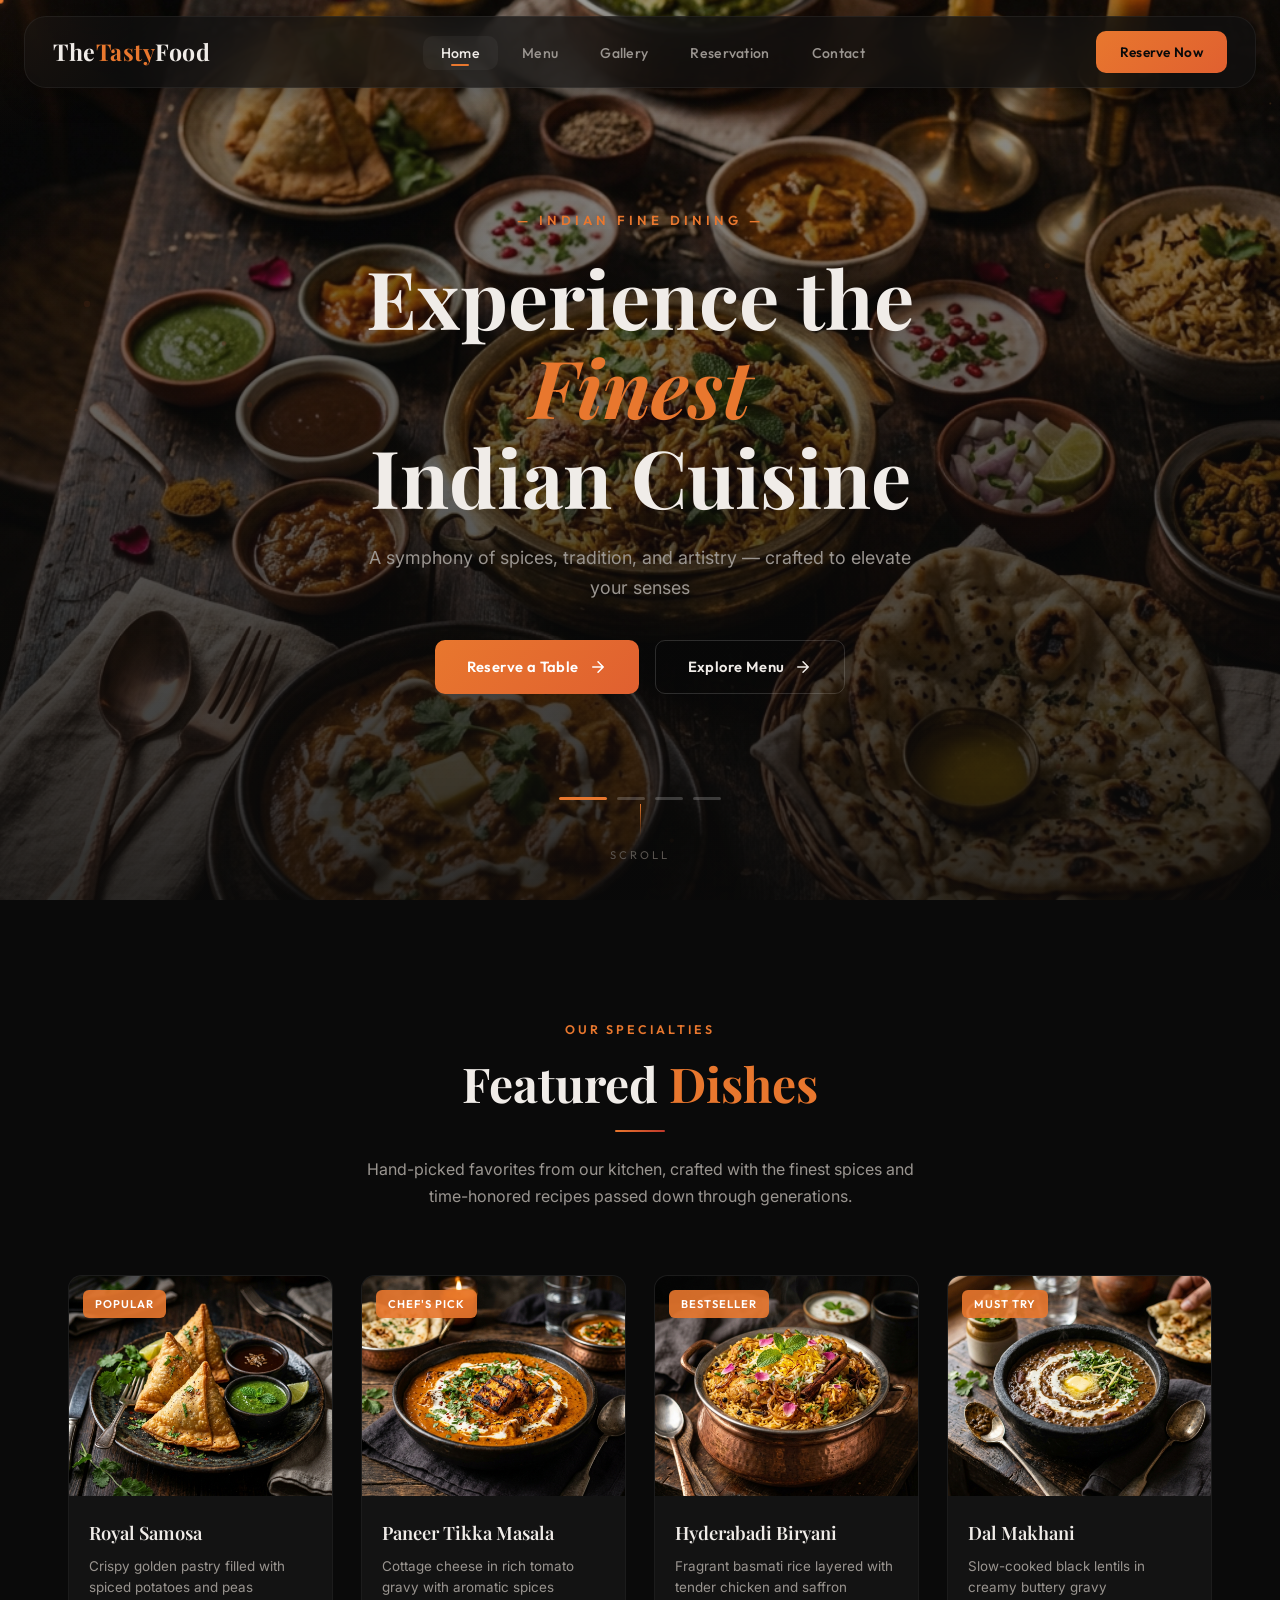
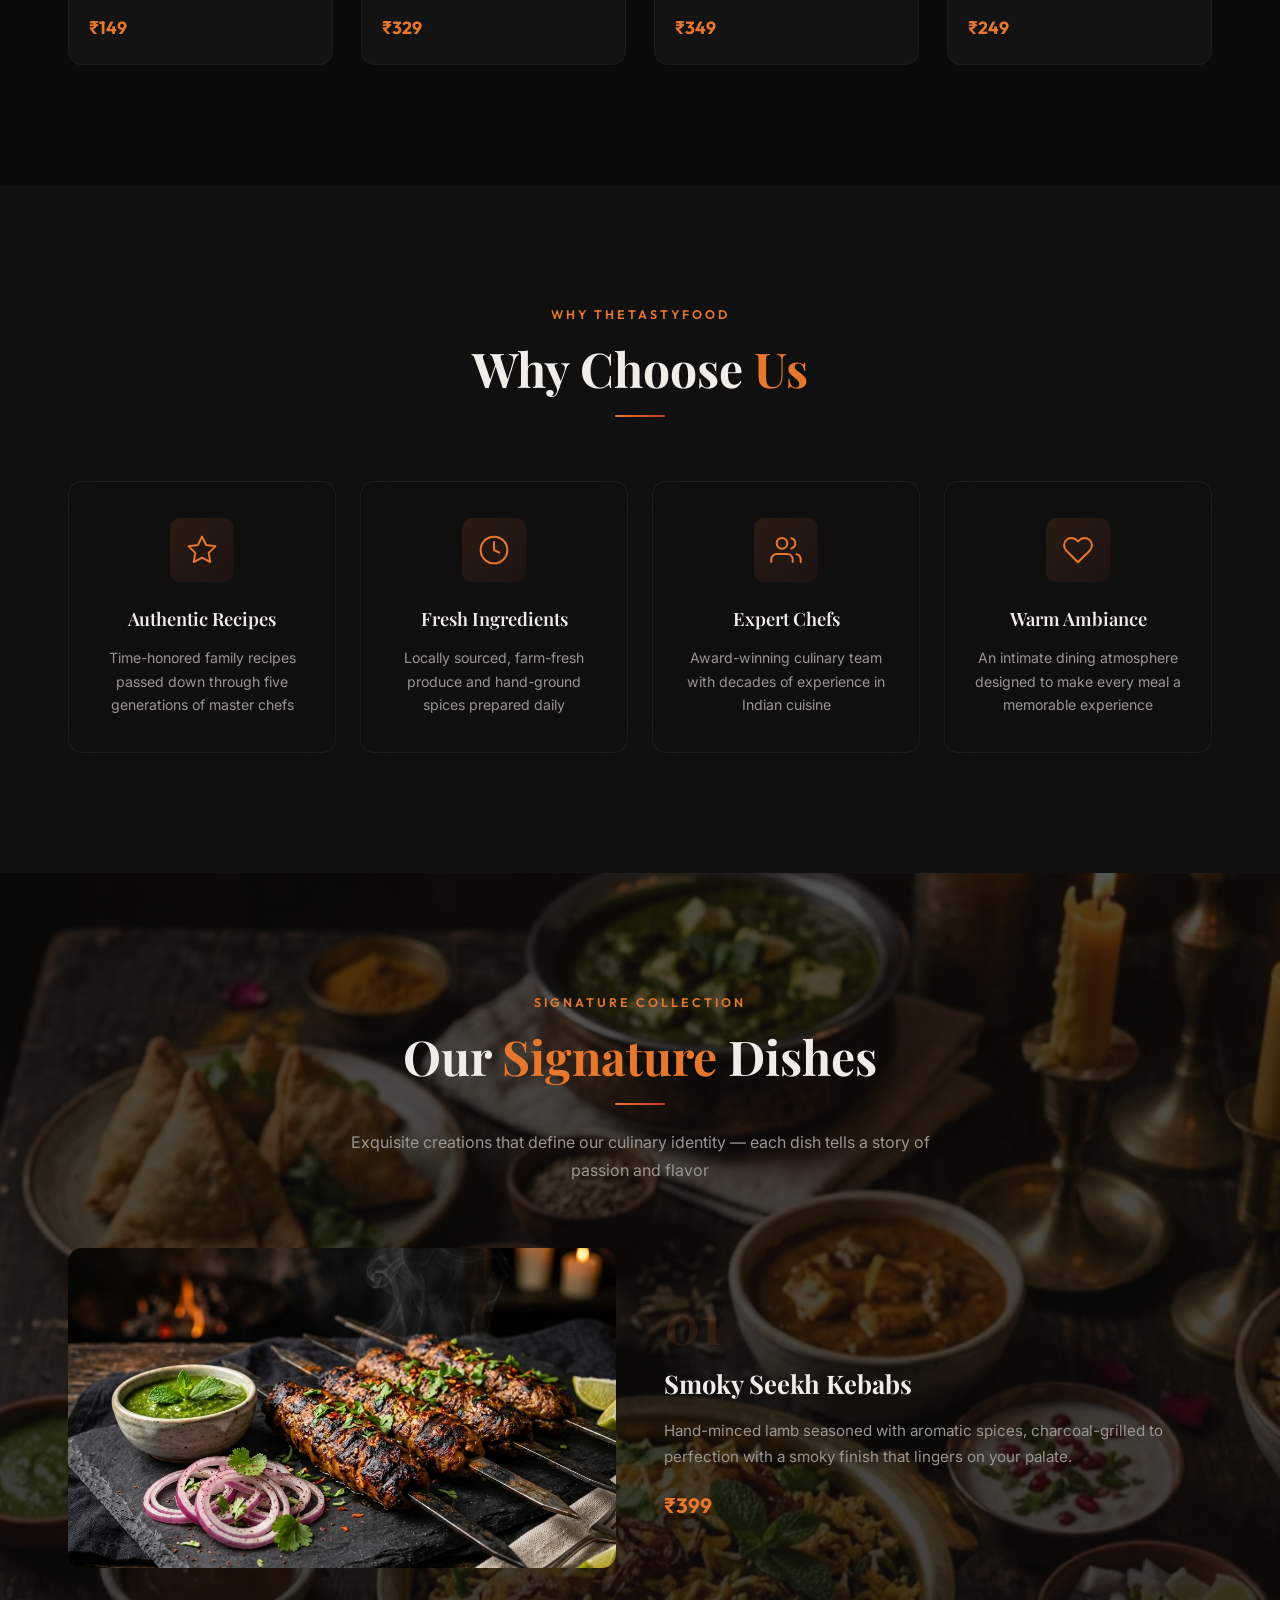
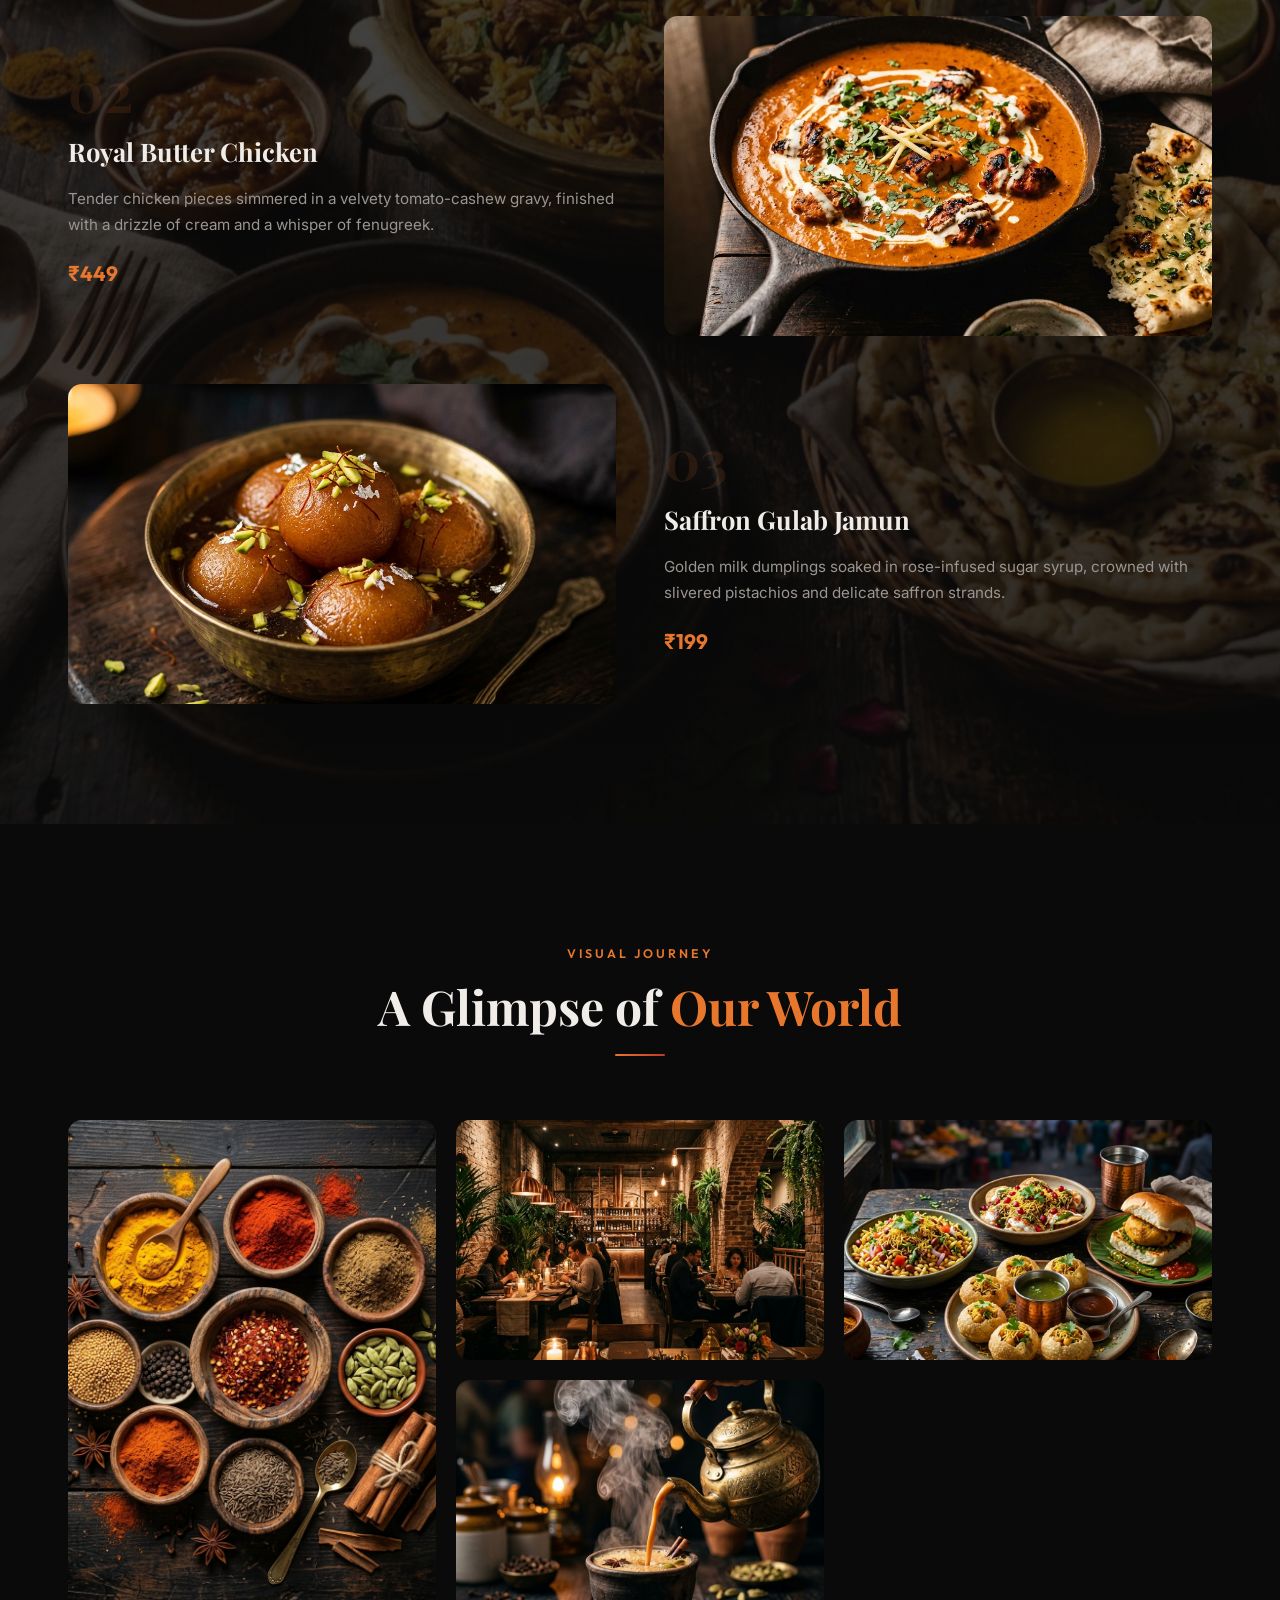
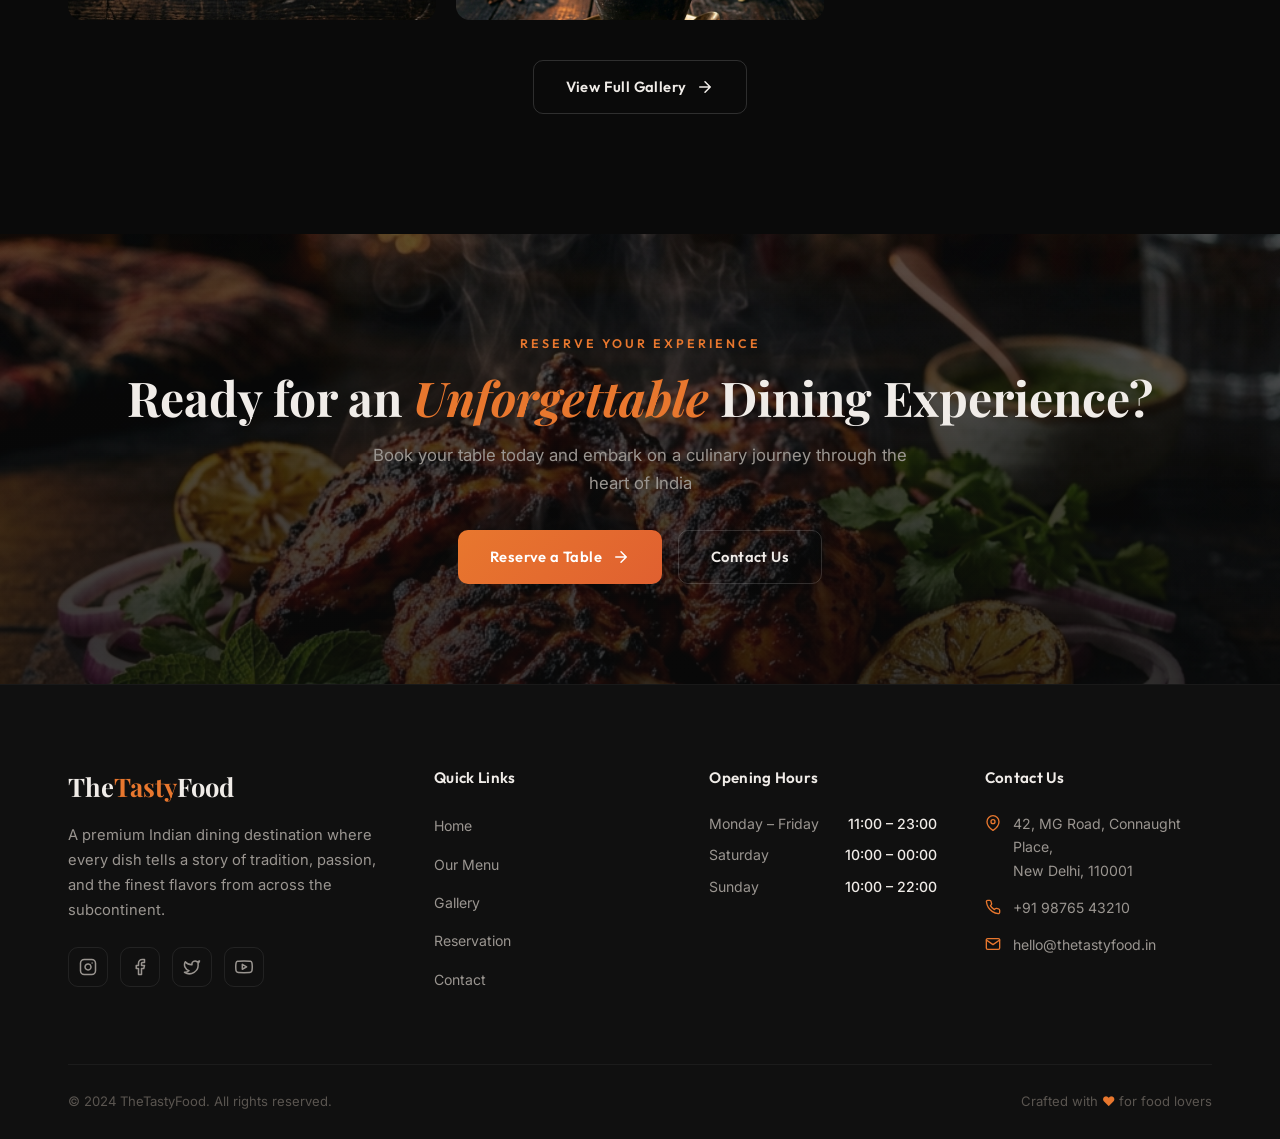
<file: index.html>
<!DOCTYPE html>
<html lang="en">
<head>
  <meta charset="UTF-8">
  <meta name="viewport" content="width=device-width, initial-scale=1.0">
  <title>TheTastyFood — Experience the Finest Indian Cuisine</title>
  <meta name="description" content="TheTastyFood brings you an unforgettable journey through the rich flavors of India. From aromatic biryanis to sizzling tandoori, experience premium Indian dining.">
  <link rel="stylesheet" href="css/styles.css">
  <link rel="stylesheet" href="css/home.css">
</head>
<body>

  <!-- Loading Screen -->
  <div class="loader" id="loader">
    <div class="loader-content">
      <div class="loader-logo">The<span>Tasty</span>Food</div>
      <div class="loader-bar"></div>
    </div>
  </div>

  <!-- Custom Cursor -->
  <div class="cursor-glow"></div>
  <div class="cursor-dot"></div>

  <!-- Ambient Glow -->
  <div class="ambient-glow ambient-glow--orange"></div>
  <div class="ambient-glow ambient-glow--red"></div>

  <!-- Particles Canvas -->
  <canvas id="particles-canvas"></canvas>

  <!-- ========== NAVBAR ========== -->
  <nav class="navbar" id="navbar">
    <div class="nav-container">
      <a href="index.html" class="nav-logo">
        The<span class="logo-accent">Tasty</span>Food
      </a>
      <ul class="nav-menu" id="navMenu">
        <li><a href="index.html" class="nav-link active">Home</a></li>
        <li><a href="menu.html" class="nav-link">Menu</a></li>
        <li><a href="gallery.html" class="nav-link">Gallery</a></li>
        <li><a href="reservation.html" class="nav-link">Reservation</a></li>
        <li><a href="contact.html" class="nav-link">Contact</a></li>
      </ul>
      <a href="reservation.html" class="nav-cta">Reserve Now</a>
      <button class="nav-toggle" id="navToggle" aria-label="Toggle navigation">
        <span></span><span></span><span></span>
      </button>
    </div>
  </nav>

  <!-- ========== HERO SECTION ========== -->
  <section class="hero" id="hero">
    <div class="hero-slider" id="heroSlider">
      <div class="hero-slide active" style="background-image: url('assets/images/hero_1.png')"></div>
      <div class="hero-slide" style="background-image: url('assets/images/hero_2.png')"></div>
      <div class="hero-slide" style="background-image: url('assets/images/hero_3.png')"></div>
      <div class="hero-slide" style="background-image: url('assets/images/hero_4.png')"></div>
    </div>
    <div class="hero-overlay"></div>
    <div class="hero-content">
      <span class="hero-label reveal">— Indian Fine Dining —</span>
      <h1 class="hero-title reveal reveal-delay-1">
        Experience the <span>Finest</span><br>Indian Cuisine
      </h1>
      <p class="hero-subtitle reveal reveal-delay-2">
        A symphony of spices, tradition, and artistry — crafted to elevate your senses
      </p>
      <div class="hero-buttons reveal reveal-delay-3">
        <a href="reservation.html" class="btn btn-primary">
          Reserve a Table
          <svg class="btn-icon" width="18" height="18" viewBox="0 0 24 24" fill="none" stroke="currentColor" stroke-width="2" stroke-linecap="round" stroke-linejoin="round"><path d="M5 12h14M12 5l7 7-7 7"/></svg>
        </a>
        <a href="menu.html" class="btn btn-outline">
          Explore Menu
          <svg class="btn-icon" width="18" height="18" viewBox="0 0 24 24" fill="none" stroke="currentColor" stroke-width="2" stroke-linecap="round" stroke-linejoin="round"><path d="M5 12h14M12 5l7 7-7 7"/></svg>
        </a>
      </div>
    </div>

    <!-- Slider Indicators -->
    <div class="hero-indicators" id="heroIndicators">
      <button class="hero-indicator active" data-slide="0" aria-label="Slide 1"></button>
      <button class="hero-indicator" data-slide="1" aria-label="Slide 2"></button>
      <button class="hero-indicator" data-slide="2" aria-label="Slide 3"></button>
      <button class="hero-indicator" data-slide="3" aria-label="Slide 4"></button>
    </div>

    <!-- Scroll Indicator -->
    <div class="scroll-indicator">
      <div class="scroll-indicator-line"></div>
      <span>Scroll</span>
    </div>
  </section>

  <!-- ========== FEATURED DISHES ========== -->
  <section class="section featured" id="featured">
    <div class="container">
      <div class="section-header">
        <span class="section-label reveal">Our Specialties</span>
        <h2 class="section-title reveal reveal-delay-1">Featured <span>Dishes</span></h2>
        <div class="section-divider reveal reveal-delay-2"></div>
        <p class="section-desc reveal reveal-delay-2">
          Hand-picked favorites from our kitchen, crafted with the finest spices and time-honored recipes passed down through generations.
        </p>
      </div>
      <div class="featured-grid">
        <div class="featured-card reveal reveal-delay-1">
          <div class="featured-img-wrap">
            <img src="assets/images/dish_1.png" alt="Crispy Samosa" loading="lazy">
            <div class="featured-badge">Popular</div>
          </div>
          <div class="featured-info">
            <h3>Royal Samosa</h3>
            <p>Crispy golden pastry filled with spiced potatoes and peas</p>
            <span class="featured-price">₹149</span>
          </div>
        </div>
        <div class="featured-card reveal reveal-delay-2">
          <div class="featured-img-wrap">
            <img src="assets/images/dish_2.png" alt="Paneer Tikka" loading="lazy">
            <div class="featured-badge">Chef's Pick</div>
          </div>
          <div class="featured-info">
            <h3>Paneer Tikka Masala</h3>
            <p>Cottage cheese in rich tomato gravy with aromatic spices</p>
            <span class="featured-price">₹329</span>
          </div>
        </div>
        <div class="featured-card reveal reveal-delay-3">
          <div class="featured-img-wrap">
            <img src="assets/images/dish_3.png" alt="Chicken Biryani" loading="lazy">
            <div class="featured-badge">Bestseller</div>
          </div>
          <div class="featured-info">
            <h3>Hyderabadi Biryani</h3>
            <p>Fragrant basmati rice layered with tender chicken and saffron</p>
            <span class="featured-price">₹349</span>
          </div>
        </div>
        <div class="featured-card reveal reveal-delay-4">
          <div class="featured-img-wrap">
            <img src="assets/images/dish_4.png" alt="Dal Makhani" loading="lazy">
            <div class="featured-badge">Must Try</div>
          </div>
          <div class="featured-info">
            <h3>Dal Makhani</h3>
            <p>Slow-cooked black lentils in creamy buttery gravy</p>
            <span class="featured-price">₹249</span>
          </div>
        </div>
      </div>
    </div>
  </section>

  <!-- ========== WHY CHOOSE US ========== -->
  <section class="section why-us" id="why-us">
    <div class="container">
      <div class="section-header">
        <span class="section-label reveal">Why TheTastyFood</span>
        <h2 class="section-title reveal reveal-delay-1">Why Choose <span>Us</span></h2>
        <div class="section-divider reveal reveal-delay-2"></div>
      </div>
      <div class="why-grid">
        <div class="why-card glass-card reveal reveal-delay-1">
          <div class="why-icon">
            <svg width="32" height="32" viewBox="0 0 24 24" fill="none" stroke="currentColor" stroke-width="1.5" stroke-linecap="round" stroke-linejoin="round"><path d="M12 2L15.09 8.26L22 9.27L17 14.14L18.18 21.02L12 17.77L5.82 21.02L7 14.14L2 9.27L8.91 8.26L12 2Z"/></svg>
          </div>
          <h3>Authentic Recipes</h3>
          <p>Time-honored family recipes passed down through five generations of master chefs</p>
        </div>
        <div class="why-card glass-card reveal reveal-delay-2">
          <div class="why-icon">
            <svg width="32" height="32" viewBox="0 0 24 24" fill="none" stroke="currentColor" stroke-width="1.5" stroke-linecap="round" stroke-linejoin="round"><path d="M12 22c5.523 0 10-4.477 10-10S17.523 2 12 2 2 6.477 2 12s4.477 10 10 10z"/><path d="M12 6v6l4 2"/></svg>
          </div>
          <h3>Fresh Ingredients</h3>
          <p>Locally sourced, farm-fresh produce and hand-ground spices prepared daily</p>
        </div>
        <div class="why-card glass-card reveal reveal-delay-3">
          <div class="why-icon">
            <svg width="32" height="32" viewBox="0 0 24 24" fill="none" stroke="currentColor" stroke-width="1.5" stroke-linecap="round" stroke-linejoin="round"><path d="M17 21v-2a4 4 0 00-4-4H5a4 4 0 00-4 4v2"/><circle cx="9" cy="7" r="4"/><path d="M23 21v-2a4 4 0 00-3-3.87M16 3.13a4 4 0 010 7.75"/></svg>
          </div>
          <h3>Expert Chefs</h3>
          <p>Award-winning culinary team with decades of experience in Indian cuisine</p>
        </div>
        <div class="why-card glass-card reveal reveal-delay-4">
          <div class="why-icon">
            <svg width="32" height="32" viewBox="0 0 24 24" fill="none" stroke="currentColor" stroke-width="1.5" stroke-linecap="round" stroke-linejoin="round"><path d="M20.84 4.61a5.5 5.5 0 00-7.78 0L12 5.67l-1.06-1.06a5.5 5.5 0 00-7.78 7.78l1.06 1.06L12 21.23l7.78-7.78 1.06-1.06a5.5 5.5 0 000-7.78z"/></svg>
          </div>
          <h3>Warm Ambiance</h3>
          <p>An intimate dining atmosphere designed to make every meal a memorable experience</p>
        </div>
      </div>
    </div>
  </section>

  <!-- ========== SIGNATURE DISHES ========== -->
  <section class="section signature parallax-section">
    <div class="parallax-bg" style="background-image: url('assets/images/hero_1.png')"></div>
    <div class="parallax-overlay"></div>
    <div class="container" style="position: relative; z-index: 2;">
      <div class="section-header">
        <span class="section-label reveal">Signature Collection</span>
        <h2 class="section-title reveal reveal-delay-1">Our <span>Signature</span> Dishes</h2>
        <div class="section-divider reveal reveal-delay-2"></div>
        <p class="section-desc reveal reveal-delay-2">
          Exquisite creations that define our culinary identity — each dish tells a story of passion and flavor
        </p>
      </div>
      <div class="signature-grid">
        <div class="signature-card reveal reveal-delay-1">
          <div class="signature-img">
            <img src="assets/images/dish_5.png" alt="Seekh Kebab" loading="lazy">
          </div>
          <div class="signature-content">
            <span class="signature-number">01</span>
            <h3>Smoky Seekh Kebabs</h3>
            <p>Hand-minced lamb seasoned with aromatic spices, charcoal-grilled to perfection with a smoky finish that lingers on your palate.</p>
            <span class="signature-price">₹399</span>
          </div>
        </div>
        <div class="signature-card reverse reveal reveal-delay-2">
          <div class="signature-img">
            <img src="assets/images/hero_4.png" alt="Butter Chicken" loading="lazy">
          </div>
          <div class="signature-content">
            <span class="signature-number">02</span>
            <h3>Royal Butter Chicken</h3>
            <p>Tender chicken pieces simmered in a velvety tomato-cashew gravy, finished with a drizzle of cream and a whisper of fenugreek.</p>
            <span class="signature-price">₹449</span>
          </div>
        </div>
        <div class="signature-card reveal reveal-delay-3">
          <div class="signature-img">
            <img src="assets/images/dish_6.png" alt="Gulab Jamun" loading="lazy">
          </div>
          <div class="signature-content">
            <span class="signature-number">03</span>
            <h3>Saffron Gulab Jamun</h3>
            <p>Golden milk dumplings soaked in rose-infused sugar syrup, crowned with slivered pistachios and delicate saffron strands.</p>
            <span class="signature-price">₹199</span>
          </div>
        </div>
      </div>
    </div>
  </section>

  <!-- ========== GALLERY PREVIEW ========== -->
  <section class="section gallery-preview" id="gallery-preview">
    <div class="container">
      <div class="section-header">
        <span class="section-label reveal">Visual Journey</span>
        <h2 class="section-title reveal reveal-delay-1">A Glimpse of <span>Our World</span></h2>
        <div class="section-divider reveal reveal-delay-2"></div>
      </div>
      <div class="gallery-preview-grid">
        <div class="gallery-preview-item gallery-preview-item--large reveal reveal-delay-1">
          <img src="assets/images/gallery_1.png" alt="Spice Collection" loading="lazy">
          <div class="gallery-preview-overlay">
            <span>Artisan Spices</span>
          </div>
        </div>
        <div class="gallery-preview-item reveal reveal-delay-2">
          <img src="assets/images/gallery_2.png" alt="Restaurant Interior" loading="lazy">
          <div class="gallery-preview-overlay">
            <span>Our Ambiance</span>
          </div>
        </div>
        <div class="gallery-preview-item reveal reveal-delay-3">
          <img src="assets/images/gallery_3.png" alt="Street Food" loading="lazy">
          <div class="gallery-preview-overlay">
            <span>Street Flavors</span>
          </div>
        </div>
        <div class="gallery-preview-item reveal reveal-delay-4">
          <img src="assets/images/gallery_4.png" alt="Masala Chai" loading="lazy">
          <div class="gallery-preview-overlay">
            <span>Masala Chai</span>
          </div>
        </div>
      </div>
      <div class="gallery-preview-cta reveal">
        <a href="gallery.html" class="btn btn-outline">
          View Full Gallery
          <svg class="btn-icon" width="18" height="18" viewBox="0 0 24 24" fill="none" stroke="currentColor" stroke-width="2" stroke-linecap="round" stroke-linejoin="round"><path d="M5 12h14M12 5l7 7-7 7"/></svg>
        </a>
      </div>
    </div>
  </section>

  <!-- ========== CTA BANNER ========== -->
  <section class="cta-banner parallax-section">
    <div class="parallax-bg" style="background-image: url('assets/images/hero_2.png')"></div>
    <div class="parallax-overlay" style="background: linear-gradient(180deg, rgba(10,10,10,0.65) 0%, rgba(10,10,10,0.8) 100%);"></div>
    <div class="container cta-banner-content">
      <span class="section-label reveal">Reserve Your Experience</span>
      <h2 class="cta-banner-title reveal reveal-delay-1">Ready for an <span>Unforgettable</span> Dining Experience?</h2>
      <p class="cta-banner-desc reveal reveal-delay-2">
        Book your table today and embark on a culinary journey through the heart of India
      </p>
      <div class="cta-banner-buttons reveal reveal-delay-3">
        <a href="reservation.html" class="btn btn-primary">
          Reserve a Table
          <svg class="btn-icon" width="18" height="18" viewBox="0 0 24 24" fill="none" stroke="currentColor" stroke-width="2" stroke-linecap="round" stroke-linejoin="round"><path d="M5 12h14M12 5l7 7-7 7"/></svg>
        </a>
        <a href="contact.html" class="btn btn-outline">Contact Us</a>
      </div>
    </div>
  </section>

  <!-- ========== FOOTER ========== -->
  <footer class="footer">
    <div class="container">
      <div class="footer-grid">
        <div class="footer-col footer-brand">
          <h3 class="footer-logo">The<span>Tasty</span>Food</h3>
          <p>A premium Indian dining destination where every dish tells a story of tradition, passion, and the finest flavors from across the subcontinent.</p>
          <div class="footer-social">
            <a href="#" aria-label="Instagram">
              <svg width="18" height="18" viewBox="0 0 24 24" fill="none" stroke="currentColor" stroke-width="2" stroke-linecap="round" stroke-linejoin="round"><rect x="2" y="2" width="20" height="20" rx="5" ry="5"/><path d="M16 11.37A4 4 0 1112.63 8 4 4 0 0116 11.37z"/><line x1="17.5" y1="6.5" x2="17.51" y2="6.5"/></svg>
            </a>
            <a href="#" aria-label="Facebook">
              <svg width="18" height="18" viewBox="0 0 24 24" fill="none" stroke="currentColor" stroke-width="2" stroke-linecap="round" stroke-linejoin="round"><path d="M18 2h-3a5 5 0 00-5 5v3H7v4h3v8h4v-8h3l1-4h-4V7a1 1 0 011-1h3z"/></svg>
            </a>
            <a href="#" aria-label="Twitter">
              <svg width="18" height="18" viewBox="0 0 24 24" fill="none" stroke="currentColor" stroke-width="2" stroke-linecap="round" stroke-linejoin="round"><path d="M22 4s-.7 2.1-2 3.4c1.6 10-9.4 17.3-18 11.6 2.2.1 4.4-.6 6-2C3 15.5.5 9.6 3 5c2.2 2.6 5.6 4.1 9 4-.9-4.2 4-6.6 7-3.8 1.1 0 3-1.2 3-1.2z"/></svg>
            </a>
            <a href="#" aria-label="YouTube">
              <svg width="18" height="18" viewBox="0 0 24 24" fill="none" stroke="currentColor" stroke-width="2" stroke-linecap="round" stroke-linejoin="round"><path d="M22.54 6.42a2.78 2.78 0 00-1.94-2C18.88 4 12 4 12 4s-6.88 0-8.6.46a2.78 2.78 0 00-1.94 2A29 29 0 001 11.75a29 29 0 00.46 5.33A2.78 2.78 0 003.4 19.1c1.72.46 8.6.46 8.6.46s6.88 0 8.6-.46a2.78 2.78 0 001.94-2 29 29 0 00.46-5.25 29 29 0 00-.46-5.43z"/><polygon points="9.75 15.02 15.5 11.75 9.75 8.48 9.75 15.02"/></svg>
            </a>
          </div>
        </div>
        <div class="footer-col">
          <h4>Quick Links</h4>
          <ul>
            <li><a href="index.html">Home</a></li>
            <li><a href="menu.html">Our Menu</a></li>
            <li><a href="gallery.html">Gallery</a></li>
            <li><a href="reservation.html">Reservation</a></li>
            <li><a href="contact.html">Contact</a></li>
          </ul>
        </div>
        <div class="footer-col">
          <h4>Opening Hours</h4>
          <div class="footer-hours">
            <p>Monday – Friday <span>11:00 – 23:00</span></p>
            <p>Saturday <span>10:00 – 00:00</span></p>
            <p>Sunday <span>10:00 – 22:00</span></p>
          </div>
        </div>
        <div class="footer-col">
          <h4>Contact Us</h4>
          <div class="footer-contact-item">
            <svg width="16" height="16" viewBox="0 0 24 24" fill="none" stroke="currentColor" stroke-width="2" stroke-linecap="round" stroke-linejoin="round"><path d="M21 10c0 7-9 13-9 13s-9-6-9-13a9 9 0 0118 0z"/><circle cx="12" cy="10" r="3"/></svg>
            <span>42, MG Road, Connaught Place,<br>New Delhi, 110001</span>
          </div>
          <div class="footer-contact-item">
            <svg width="16" height="16" viewBox="0 0 24 24" fill="none" stroke="currentColor" stroke-width="2" stroke-linecap="round" stroke-linejoin="round"><path d="M22 16.92v3a2 2 0 01-2.18 2 19.79 19.79 0 01-8.63-3.07 19.5 19.5 0 01-6-6 19.79 19.79 0 01-3.07-8.67A2 2 0 014.11 2h3a2 2 0 012 1.72 12.84 12.84 0 00.7 2.81 2 2 0 01-.45 2.11L8.09 9.91a16 16 0 006 6l1.27-1.27a2 2 0 012.11-.45 12.84 12.84 0 002.81.7A2 2 0 0122 16.92z"/></svg>
            <span>+91 98765 43210</span>
          </div>
          <div class="footer-contact-item">
            <svg width="16" height="16" viewBox="0 0 24 24" fill="none" stroke="currentColor" stroke-width="2" stroke-linecap="round" stroke-linejoin="round"><path d="M4 4h16c1.1 0 2 .9 2 2v12c0 1.1-.9 2-2 2H4c-1.1 0-2-.9-2-2V6c0-1.1.9-2 2-2z"/><polyline points="22,6 12,13 2,6"/></svg>
            <span>hello@thetastyfood.in</span>
          </div>
        </div>
      </div>
      <div class="footer-bottom">
        <p>&copy; 2024 TheTastyFood. All rights reserved.</p>
        <p>Crafted with <span style="color: var(--accent-orange)">♥</span> for food lovers</p>
      </div>
    </div>
  </footer>

  <!-- Scripts -->
  <script src="js/particles.js"></script>
  <script src="js/main.js"></script>
  <script src="js/home.js"></script>
</body>
</html>
</file>
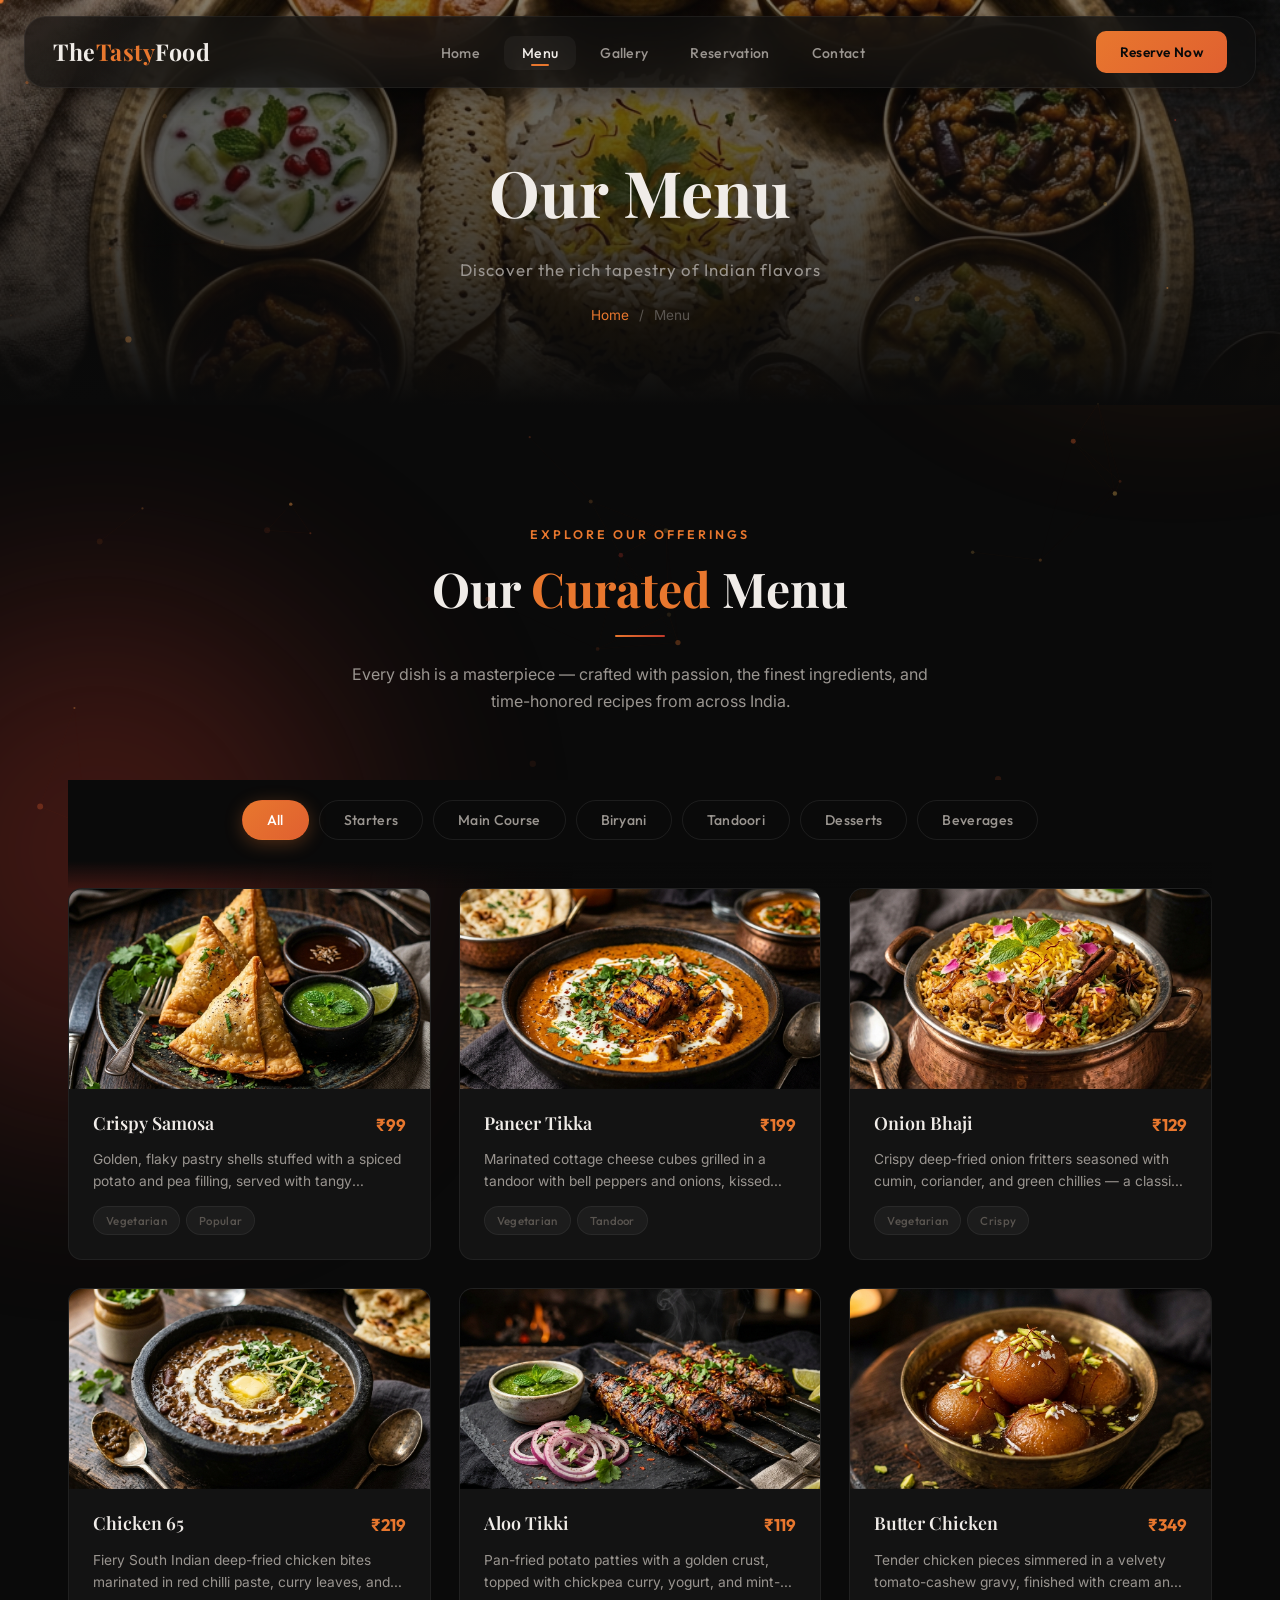
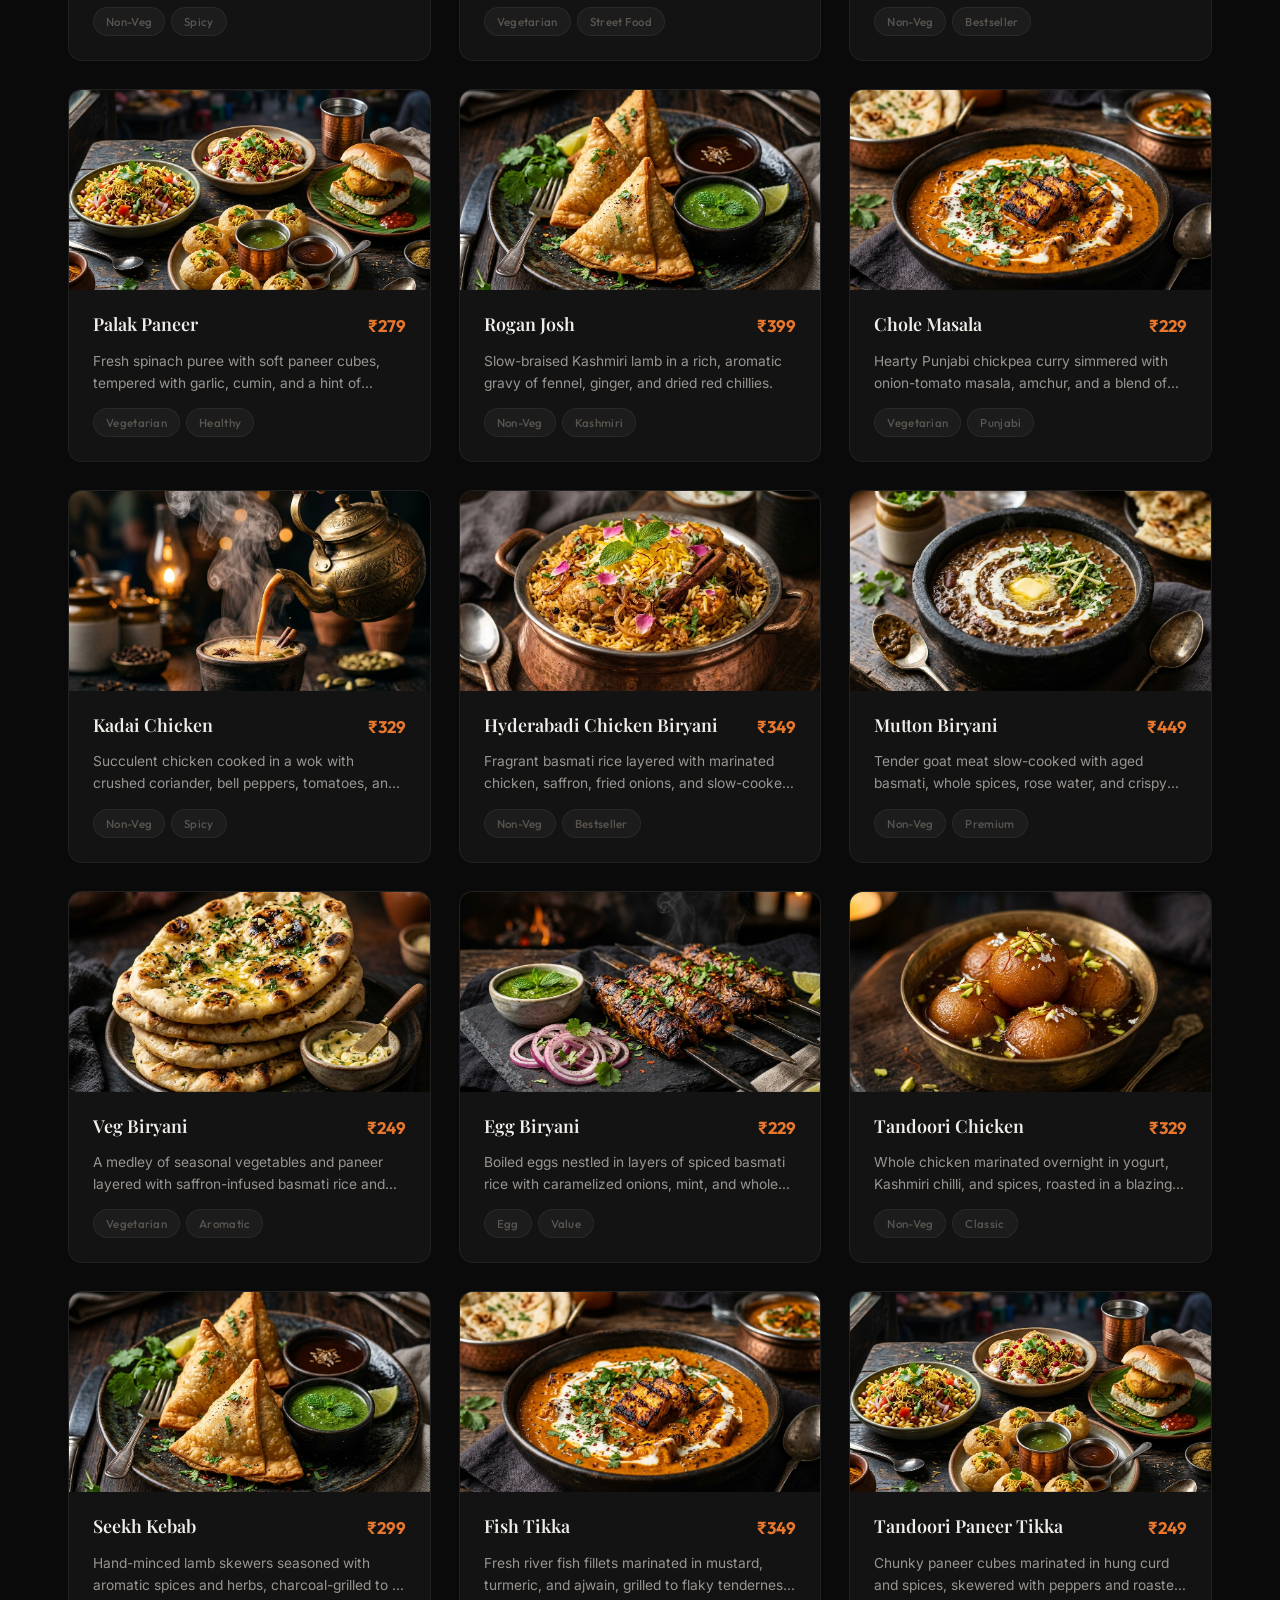
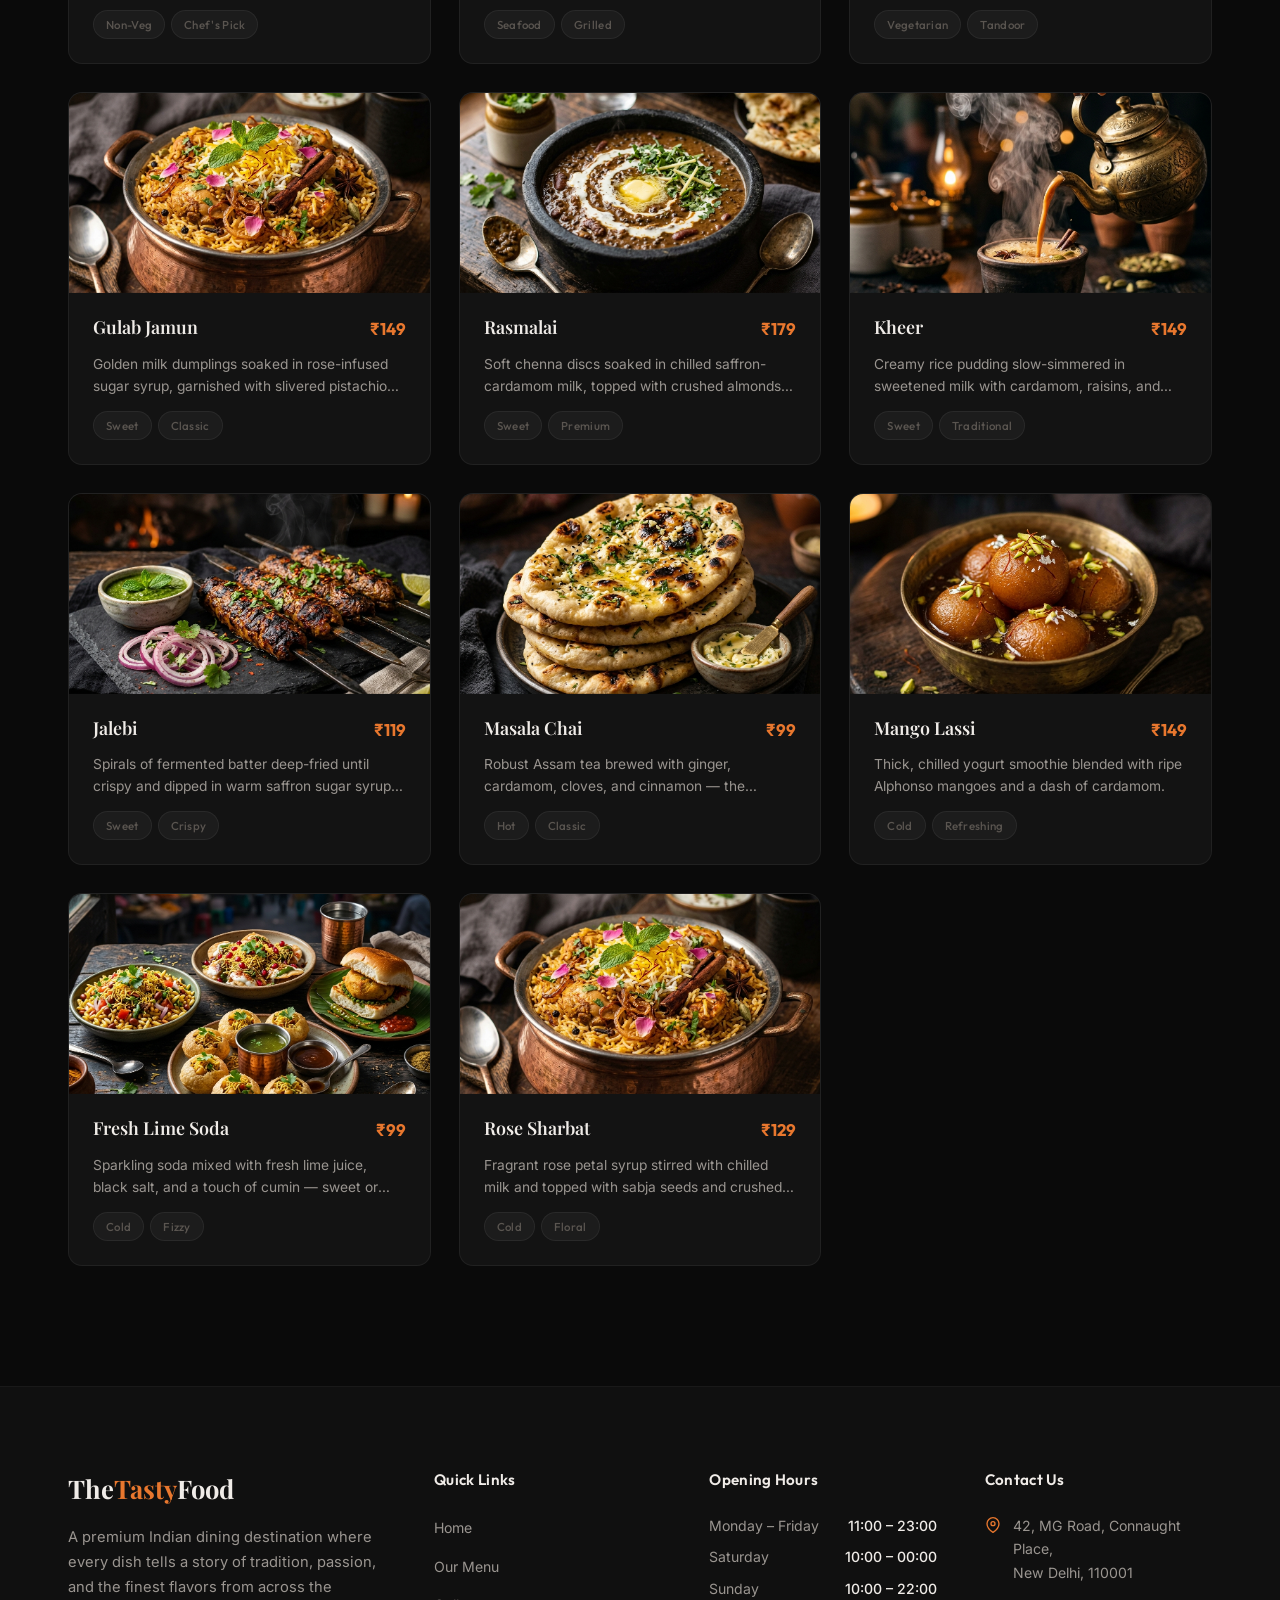
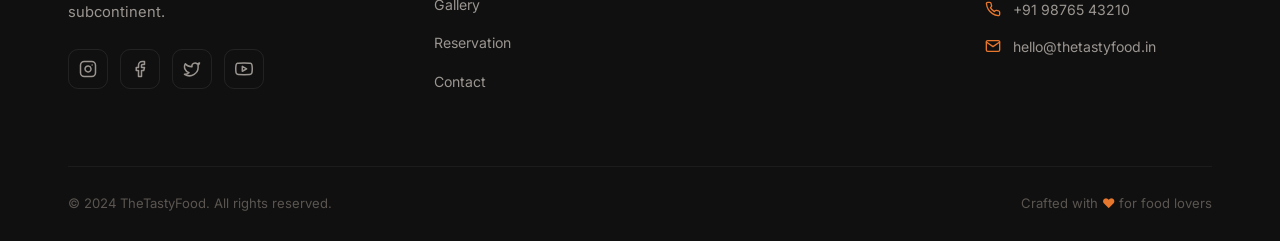
<file: menu.html>
<!DOCTYPE html>
<html lang="en">
<head>
  <meta charset="UTF-8">
  <meta name="viewport" content="width=device-width, initial-scale=1.0">
  <title>TheTastyFood — Our Menu</title>
  <meta name="description" content="Explore the full menu at TheTastyFood — from aromatic biryanis and sizzling tandoori to classic Indian starters, desserts, and refreshing beverages.">
  <link rel="stylesheet" href="css/styles.css">
  <link rel="stylesheet" href="css/menu.css">
</head>
<body>

  <!-- Loading Screen -->
  <div class="loader" id="loader">
    <div class="loader-content">
      <div class="loader-logo">The<span>Tasty</span>Food</div>
      <div class="loader-bar"></div>
    </div>
  </div>

  <!-- Custom Cursor -->
  <div class="cursor-glow"></div>
  <div class="cursor-dot"></div>

  <!-- Ambient Glow -->
  <div class="ambient-glow ambient-glow--orange"></div>
  <div class="ambient-glow ambient-glow--red"></div>

  <!-- Particles Canvas -->
  <canvas id="particles-canvas"></canvas>

  <!-- ========== NAVBAR ========== -->
  <nav class="navbar" id="navbar">
    <div class="nav-container">
      <a href="index.html" class="nav-logo">
        The<span class="logo-accent">Tasty</span>Food
      </a>
      <ul class="nav-menu" id="navMenu">
        <li><a href="index.html" class="nav-link">Home</a></li>
        <li><a href="menu.html" class="nav-link active">Menu</a></li>
        <li><a href="gallery.html" class="nav-link">Gallery</a></li>
        <li><a href="reservation.html" class="nav-link">Reservation</a></li>
        <li><a href="contact.html" class="nav-link">Contact</a></li>
      </ul>
      <a href="reservation.html" class="nav-cta">Reserve Now</a>
      <button class="nav-toggle" id="navToggle" aria-label="Toggle navigation">
        <span></span><span></span><span></span>
      </button>
    </div>
  </nav>

  <!-- ========== PAGE HERO ========== -->
  <section class="page-hero">
    <div class="page-hero-bg" style="background-image: url('assets/images/hero_3.png')"></div>
    <div class="page-hero-overlay"></div>
    <div class="page-hero-content">
      <h1 class="page-hero-title">Our Menu</h1>
      <p class="page-hero-subtitle">Discover the rich tapestry of Indian flavors</p>
      <div class="page-hero-breadcrumb">
        <a href="index.html">Home</a>
        <span class="separator">/</span>
        <span>Menu</span>
      </div>
    </div>
  </section>

  <!-- ========== MENU SECTION ========== -->
  <section class="section menu-section" id="menu-section">
    <div class="container">

      <!-- Section Header -->
      <div class="section-header reveal">
        <span class="section-label">Explore Our Offerings</span>
        <h2 class="section-title">Our <span>Curated</span> Menu</h2>
        <div class="section-divider"></div>
        <p class="section-desc">Every dish is a masterpiece — crafted with passion, the finest ingredients, and time-honored recipes from across India.</p>
      </div>

      <!-- Filter Bar -->
      <div class="menu-filters reveal">
        <button class="menu-filter-btn active" data-category="all">All</button>
        <button class="menu-filter-btn" data-category="starters">Starters</button>
        <button class="menu-filter-btn" data-category="main-course">Main Course</button>
        <button class="menu-filter-btn" data-category="biryani">Biryani</button>
        <button class="menu-filter-btn" data-category="tandoori">Tandoori</button>
        <button class="menu-filter-btn" data-category="desserts">Desserts</button>
        <button class="menu-filter-btn" data-category="beverages">Beverages</button>
      </div>

      <!-- Menu Grid -->
      <div class="menu-grid">

        <!-- ===== STARTERS ===== -->
        <div class="food-card" data-category="starters">
          <div class="food-card-img"><img src="assets/images/dish_1.png" alt="Crispy Samosa" loading="lazy"></div>
          <div class="food-card-content">
            <div class="food-card-header"><h3>Crispy Samosa</h3><span class="food-card-price">₹99</span></div>
            <p class="food-card-desc">Golden, flaky pastry shells stuffed with a spiced potato and pea filling, served with tangy tamarind chutney.</p>
            <div class="food-card-tags"><span>Vegetarian</span><span>Popular</span></div>
          </div>
        </div>

        <div class="food-card" data-category="starters">
          <div class="food-card-img"><img src="assets/images/dish_2.png" alt="Paneer Tikka" loading="lazy"></div>
          <div class="food-card-content">
            <div class="food-card-header"><h3>Paneer Tikka</h3><span class="food-card-price">₹199</span></div>
            <p class="food-card-desc">Marinated cottage cheese cubes grilled in a tandoor with bell peppers and onions, kissed with smoky charcoal.</p>
            <div class="food-card-tags"><span>Vegetarian</span><span>Tandoor</span></div>
          </div>
        </div>

        <div class="food-card" data-category="starters">
          <div class="food-card-img"><img src="assets/images/dish_3.png" alt="Onion Bhaji" loading="lazy"></div>
          <div class="food-card-content">
            <div class="food-card-header"><h3>Onion Bhaji</h3><span class="food-card-price">₹129</span></div>
            <p class="food-card-desc">Crispy deep-fried onion fritters seasoned with cumin, coriander, and green chillies — a classic tea-time snack.</p>
            <div class="food-card-tags"><span>Vegetarian</span><span>Crispy</span></div>
          </div>
        </div>

        <div class="food-card" data-category="starters">
          <div class="food-card-img"><img src="assets/images/dish_4.png" alt="Chicken 65" loading="lazy"></div>
          <div class="food-card-content">
            <div class="food-card-header"><h3>Chicken 65</h3><span class="food-card-price">₹219</span></div>
            <p class="food-card-desc">Fiery South Indian deep-fried chicken bites marinated in red chilli paste, curry leaves, and yogurt.</p>
            <div class="food-card-tags"><span>Non-Veg</span><span>Spicy</span></div>
          </div>
        </div>

        <div class="food-card" data-category="starters">
          <div class="food-card-img"><img src="assets/images/dish_5.png" alt="Aloo Tikki" loading="lazy"></div>
          <div class="food-card-content">
            <div class="food-card-header"><h3>Aloo Tikki</h3><span class="food-card-price">₹119</span></div>
            <p class="food-card-desc">Pan-fried potato patties with a golden crust, topped with chickpea curry, yogurt, and mint-coriander chutney.</p>
            <div class="food-card-tags"><span>Vegetarian</span><span>Street Food</span></div>
          </div>
        </div>

        <!-- ===== MAIN COURSE ===== -->
        <div class="food-card" data-category="main-course">
          <div class="food-card-img"><img src="assets/images/dish_6.png" alt="Butter Chicken" loading="lazy"></div>
          <div class="food-card-content">
            <div class="food-card-header"><h3>Butter Chicken</h3><span class="food-card-price">₹349</span></div>
            <p class="food-card-desc">Tender chicken pieces simmered in a velvety tomato-cashew gravy, finished with cream and a touch of fenugreek.</p>
            <div class="food-card-tags"><span>Non-Veg</span><span>Bestseller</span></div>
          </div>
        </div>

        <div class="food-card" data-category="main-course">
          <div class="food-card-img"><img src="assets/images/gallery_3.png" alt="Palak Paneer" loading="lazy"></div>
          <div class="food-card-content">
            <div class="food-card-header"><h3>Palak Paneer</h3><span class="food-card-price">₹279</span></div>
            <p class="food-card-desc">Fresh spinach puree with soft paneer cubes, tempered with garlic, cumin, and a hint of cream.</p>
            <div class="food-card-tags"><span>Vegetarian</span><span>Healthy</span></div>
          </div>
        </div>

        <div class="food-card" data-category="main-course">
          <div class="food-card-img"><img src="assets/images/dish_1.png" alt="Rogan Josh" loading="lazy"></div>
          <div class="food-card-content">
            <div class="food-card-header"><h3>Rogan Josh</h3><span class="food-card-price">₹399</span></div>
            <p class="food-card-desc">Slow-braised Kashmiri lamb in a rich, aromatic gravy of fennel, ginger, and dried red chillies.</p>
            <div class="food-card-tags"><span>Non-Veg</span><span>Kashmiri</span></div>
          </div>
        </div>

        <div class="food-card" data-category="main-course">
          <div class="food-card-img"><img src="assets/images/dish_2.png" alt="Chole Masala" loading="lazy"></div>
          <div class="food-card-content">
            <div class="food-card-header"><h3>Chole Masala</h3><span class="food-card-price">₹229</span></div>
            <p class="food-card-desc">Hearty Punjabi chickpea curry simmered with onion-tomato masala, amchur, and a blend of warm spices.</p>
            <div class="food-card-tags"><span>Vegetarian</span><span>Punjabi</span></div>
          </div>
        </div>

        <div class="food-card" data-category="main-course">
          <div class="food-card-img"><img src="assets/images/gallery_4.png" alt="Kadai Chicken" loading="lazy"></div>
          <div class="food-card-content">
            <div class="food-card-header"><h3>Kadai Chicken</h3><span class="food-card-price">₹329</span></div>
            <p class="food-card-desc">Succulent chicken cooked in a wok with crushed coriander, bell peppers, tomatoes, and freshly ground spices.</p>
            <div class="food-card-tags"><span>Non-Veg</span><span>Spicy</span></div>
          </div>
        </div>

        <!-- ===== BIRYANI ===== -->
        <div class="food-card" data-category="biryani">
          <div class="food-card-img"><img src="assets/images/dish_3.png" alt="Hyderabadi Chicken Biryani" loading="lazy"></div>
          <div class="food-card-content">
            <div class="food-card-header"><h3>Hyderabadi Chicken Biryani</h3><span class="food-card-price">₹349</span></div>
            <p class="food-card-desc">Fragrant basmati rice layered with marinated chicken, saffron, fried onions, and slow-cooked on dum.</p>
            <div class="food-card-tags"><span>Non-Veg</span><span>Bestseller</span></div>
          </div>
        </div>

        <div class="food-card" data-category="biryani">
          <div class="food-card-img"><img src="assets/images/dish_4.png" alt="Mutton Biryani" loading="lazy"></div>
          <div class="food-card-content">
            <div class="food-card-header"><h3>Mutton Biryani</h3><span class="food-card-price">₹449</span></div>
            <p class="food-card-desc">Tender goat meat slow-cooked with aged basmati, whole spices, rose water, and crispy caramelized onions.</p>
            <div class="food-card-tags"><span>Non-Veg</span><span>Premium</span></div>
          </div>
        </div>

        <div class="food-card" data-category="biryani">
          <div class="food-card-img"><img src="assets/images/gallery_5.png" alt="Veg Biryani" loading="lazy"></div>
          <div class="food-card-content">
            <div class="food-card-header"><h3>Veg Biryani</h3><span class="food-card-price">₹249</span></div>
            <p class="food-card-desc">A medley of seasonal vegetables and paneer layered with saffron-infused basmati rice and aromatic spices.</p>
            <div class="food-card-tags"><span>Vegetarian</span><span>Aromatic</span></div>
          </div>
        </div>

        <div class="food-card" data-category="biryani">
          <div class="food-card-img"><img src="assets/images/dish_5.png" alt="Egg Biryani" loading="lazy"></div>
          <div class="food-card-content">
            <div class="food-card-header"><h3>Egg Biryani</h3><span class="food-card-price">₹229</span></div>
            <p class="food-card-desc">Boiled eggs nestled in layers of spiced basmati rice with caramelized onions, mint, and whole garam masala.</p>
            <div class="food-card-tags"><span>Egg</span><span>Value</span></div>
          </div>
        </div>

        <!-- ===== TANDOORI ===== -->
        <div class="food-card" data-category="tandoori">
          <div class="food-card-img"><img src="assets/images/dish_6.png" alt="Tandoori Chicken" loading="lazy"></div>
          <div class="food-card-content">
            <div class="food-card-header"><h3>Tandoori Chicken</h3><span class="food-card-price">₹329</span></div>
            <p class="food-card-desc">Whole chicken marinated overnight in yogurt, Kashmiri chilli, and spices, roasted in a blazing clay tandoor.</p>
            <div class="food-card-tags"><span>Non-Veg</span><span>Classic</span></div>
          </div>
        </div>

        <div class="food-card" data-category="tandoori">
          <div class="food-card-img"><img src="assets/images/dish_1.png" alt="Seekh Kebab" loading="lazy"></div>
          <div class="food-card-content">
            <div class="food-card-header"><h3>Seekh Kebab</h3><span class="food-card-price">₹299</span></div>
            <p class="food-card-desc">Hand-minced lamb skewers seasoned with aromatic spices and herbs, charcoal-grilled to a smoky perfection.</p>
            <div class="food-card-tags"><span>Non-Veg</span><span>Chef's Pick</span></div>
          </div>
        </div>

        <div class="food-card" data-category="tandoori">
          <div class="food-card-img"><img src="assets/images/dish_2.png" alt="Fish Tikka" loading="lazy"></div>
          <div class="food-card-content">
            <div class="food-card-header"><h3>Fish Tikka</h3><span class="food-card-price">₹349</span></div>
            <p class="food-card-desc">Fresh river fish fillets marinated in mustard, turmeric, and ajwain, grilled to flaky tenderness in tandoor.</p>
            <div class="food-card-tags"><span>Seafood</span><span>Grilled</span></div>
          </div>
        </div>

        <div class="food-card" data-category="tandoori">
          <div class="food-card-img"><img src="assets/images/gallery_3.png" alt="Tandoori Paneer Tikka" loading="lazy"></div>
          <div class="food-card-content">
            <div class="food-card-header"><h3>Tandoori Paneer Tikka</h3><span class="food-card-price">₹249</span></div>
            <p class="food-card-desc">Chunky paneer cubes marinated in hung curd and spices, skewered with peppers and roasted in clay oven.</p>
            <div class="food-card-tags"><span>Vegetarian</span><span>Tandoor</span></div>
          </div>
        </div>

        <!-- ===== DESSERTS ===== -->
        <div class="food-card" data-category="desserts">
          <div class="food-card-img"><img src="assets/images/dish_3.png" alt="Gulab Jamun" loading="lazy"></div>
          <div class="food-card-content">
            <div class="food-card-header"><h3>Gulab Jamun</h3><span class="food-card-price">₹149</span></div>
            <p class="food-card-desc">Golden milk dumplings soaked in rose-infused sugar syrup, garnished with slivered pistachios and saffron.</p>
            <div class="food-card-tags"><span>Sweet</span><span>Classic</span></div>
          </div>
        </div>

        <div class="food-card" data-category="desserts">
          <div class="food-card-img"><img src="assets/images/dish_4.png" alt="Rasmalai" loading="lazy"></div>
          <div class="food-card-content">
            <div class="food-card-header"><h3>Rasmalai</h3><span class="food-card-price">₹179</span></div>
            <p class="food-card-desc">Soft chenna discs soaked in chilled saffron-cardamom milk, topped with crushed almonds and rose petals.</p>
            <div class="food-card-tags"><span>Sweet</span><span>Premium</span></div>
          </div>
        </div>

        <div class="food-card" data-category="desserts">
          <div class="food-card-img"><img src="assets/images/gallery_4.png" alt="Kheer" loading="lazy"></div>
          <div class="food-card-content">
            <div class="food-card-header"><h3>Kheer</h3><span class="food-card-price">₹149</span></div>
            <p class="food-card-desc">Creamy rice pudding slow-simmered in sweetened milk with cardamom, raisins, and toasted cashews.</p>
            <div class="food-card-tags"><span>Sweet</span><span>Traditional</span></div>
          </div>
        </div>

        <div class="food-card" data-category="desserts">
          <div class="food-card-img"><img src="assets/images/dish_5.png" alt="Jalebi" loading="lazy"></div>
          <div class="food-card-content">
            <div class="food-card-header"><h3>Jalebi</h3><span class="food-card-price">₹119</span></div>
            <p class="food-card-desc">Spirals of fermented batter deep-fried until crispy and dipped in warm saffron sugar syrup — best served hot.</p>
            <div class="food-card-tags"><span>Sweet</span><span>Crispy</span></div>
          </div>
        </div>

        <!-- ===== BEVERAGES ===== -->
        <div class="food-card" data-category="beverages">
          <div class="food-card-img"><img src="assets/images/gallery_5.png" alt="Masala Chai" loading="lazy"></div>
          <div class="food-card-content">
            <div class="food-card-header"><h3>Masala Chai</h3><span class="food-card-price">₹99</span></div>
            <p class="food-card-desc">Robust Assam tea brewed with ginger, cardamom, cloves, and cinnamon — the quintessential Indian chai.</p>
            <div class="food-card-tags"><span>Hot</span><span>Classic</span></div>
          </div>
        </div>

        <div class="food-card" data-category="beverages">
          <div class="food-card-img"><img src="assets/images/dish_6.png" alt="Mango Lassi" loading="lazy"></div>
          <div class="food-card-content">
            <div class="food-card-header"><h3>Mango Lassi</h3><span class="food-card-price">₹149</span></div>
            <p class="food-card-desc">Thick, chilled yogurt smoothie blended with ripe Alphonso mangoes and a dash of cardamom.</p>
            <div class="food-card-tags"><span>Cold</span><span>Refreshing</span></div>
          </div>
        </div>

        <div class="food-card" data-category="beverages">
          <div class="food-card-img"><img src="assets/images/gallery_3.png" alt="Fresh Lime Soda" loading="lazy"></div>
          <div class="food-card-content">
            <div class="food-card-header"><h3>Fresh Lime Soda</h3><span class="food-card-price">₹99</span></div>
            <p class="food-card-desc">Sparkling soda mixed with fresh lime juice, black salt, and a touch of cumin — sweet or salted to taste.</p>
            <div class="food-card-tags"><span>Cold</span><span>Fizzy</span></div>
          </div>
        </div>

        <div class="food-card" data-category="beverages">
          <div class="food-card-img"><img src="assets/images/dish_3.png" alt="Rose Sharbat" loading="lazy"></div>
          <div class="food-card-content">
            <div class="food-card-header"><h3>Rose Sharbat</h3><span class="food-card-price">₹129</span></div>
            <p class="food-card-desc">Fragrant rose petal syrup stirred with chilled milk and topped with sabja seeds and crushed ice.</p>
            <div class="food-card-tags"><span>Cold</span><span>Floral</span></div>
          </div>
        </div>

      </div><!-- /menu-grid -->

    </div>
  </section>

  <!-- ========== FOOTER ========== -->
  <footer class="footer">
    <div class="container">
      <div class="footer-grid">
        <div class="footer-col footer-brand">
          <h3 class="footer-logo">The<span>Tasty</span>Food</h3>
          <p>A premium Indian dining destination where every dish tells a story of tradition, passion, and the finest flavors from across the subcontinent.</p>
          <div class="footer-social">
            <a href="#" aria-label="Instagram">
              <svg width="18" height="18" viewBox="0 0 24 24" fill="none" stroke="currentColor" stroke-width="2" stroke-linecap="round" stroke-linejoin="round"><rect x="2" y="2" width="20" height="20" rx="5" ry="5"/><path d="M16 11.37A4 4 0 1112.63 8 4 4 0 0116 11.37z"/><line x1="17.5" y1="6.5" x2="17.51" y2="6.5"/></svg>
            </a>
            <a href="#" aria-label="Facebook">
              <svg width="18" height="18" viewBox="0 0 24 24" fill="none" stroke="currentColor" stroke-width="2" stroke-linecap="round" stroke-linejoin="round"><path d="M18 2h-3a5 5 0 00-5 5v3H7v4h3v8h4v-8h3l1-4h-4V7a1 1 0 011-1h3z"/></svg>
            </a>
            <a href="#" aria-label="Twitter">
              <svg width="18" height="18" viewBox="0 0 24 24" fill="none" stroke="currentColor" stroke-width="2" stroke-linecap="round" stroke-linejoin="round"><path d="M22 4s-.7 2.1-2 3.4c1.6 10-9.4 17.3-18 11.6 2.2.1 4.4-.6 6-2C3 15.5.5 9.6 3 5c2.2 2.6 5.6 4.1 9 4-.9-4.2 4-6.6 7-3.8 1.1 0 3-1.2 3-1.2z"/></svg>
            </a>
            <a href="#" aria-label="YouTube">
              <svg width="18" height="18" viewBox="0 0 24 24" fill="none" stroke="currentColor" stroke-width="2" stroke-linecap="round" stroke-linejoin="round"><path d="M22.54 6.42a2.78 2.78 0 00-1.94-2C18.88 4 12 4 12 4s-6.88 0-8.6.46a2.78 2.78 0 00-1.94 2A29 29 0 001 11.75a29 29 0 00.46 5.33A2.78 2.78 0 003.4 19.1c1.72.46 8.6.46 8.6.46s6.88 0 8.6-.46a2.78 2.78 0 001.94-2 29 29 0 00.46-5.25 29 29 0 00-.46-5.43z"/><polygon points="9.75 15.02 15.5 11.75 9.75 8.48 9.75 15.02"/></svg>
            </a>
          </div>
        </div>
        <div class="footer-col">
          <h4>Quick Links</h4>
          <ul>
            <li><a href="index.html">Home</a></li>
            <li><a href="menu.html">Our Menu</a></li>
            <li><a href="gallery.html">Gallery</a></li>
            <li><a href="reservation.html">Reservation</a></li>
            <li><a href="contact.html">Contact</a></li>
          </ul>
        </div>
        <div class="footer-col">
          <h4>Opening Hours</h4>
          <div class="footer-hours">
            <p>Monday – Friday <span>11:00 – 23:00</span></p>
            <p>Saturday <span>10:00 – 00:00</span></p>
            <p>Sunday <span>10:00 – 22:00</span></p>
          </div>
        </div>
        <div class="footer-col">
          <h4>Contact Us</h4>
          <div class="footer-contact-item">
            <svg width="16" height="16" viewBox="0 0 24 24" fill="none" stroke="currentColor" stroke-width="2" stroke-linecap="round" stroke-linejoin="round"><path d="M21 10c0 7-9 13-9 13s-9-6-9-13a9 9 0 0118 0z"/><circle cx="12" cy="10" r="3"/></svg>
            <span>42, MG Road, Connaught Place,<br>New Delhi, 110001</span>
          </div>
          <div class="footer-contact-item">
            <svg width="16" height="16" viewBox="0 0 24 24" fill="none" stroke="currentColor" stroke-width="2" stroke-linecap="round" stroke-linejoin="round"><path d="M22 16.92v3a2 2 0 01-2.18 2 19.79 19.79 0 01-8.63-3.07 19.5 19.5 0 01-6-6 19.79 19.79 0 01-3.07-8.67A2 2 0 014.11 2h3a2 2 0 012 1.72 12.84 12.84 0 00.7 2.81 2 2 0 01-.45 2.11L8.09 9.91a16 16 0 006 6l1.27-1.27a2 2 0 012.11-.45 12.84 12.84 0 002.81.7A2 2 0 0122 16.92z"/></svg>
            <span>+91 98765 43210</span>
          </div>
          <div class="footer-contact-item">
            <svg width="16" height="16" viewBox="0 0 24 24" fill="none" stroke="currentColor" stroke-width="2" stroke-linecap="round" stroke-linejoin="round"><path d="M4 4h16c1.1 0 2 .9 2 2v12c0 1.1-.9 2-2 2H4c-1.1 0-2-.9-2-2V6c0-1.1.9-2 2-2z"/><polyline points="22,6 12,13 2,6"/></svg>
            <span>hello@thetastyfood.in</span>
          </div>
        </div>
      </div>
      <div class="footer-bottom">
        <p>&copy; 2024 TheTastyFood. All rights reserved.</p>
        <p>Crafted with <span style="color: var(--accent-orange)">♥</span> for food lovers</p>
      </div>
    </div>
  </footer>

  <!-- Scripts -->
  <script src="js/particles.js"></script>
  <script src="js/main.js"></script>
  <script src="js/menu.js"></script>
</body>
</html>
</file>
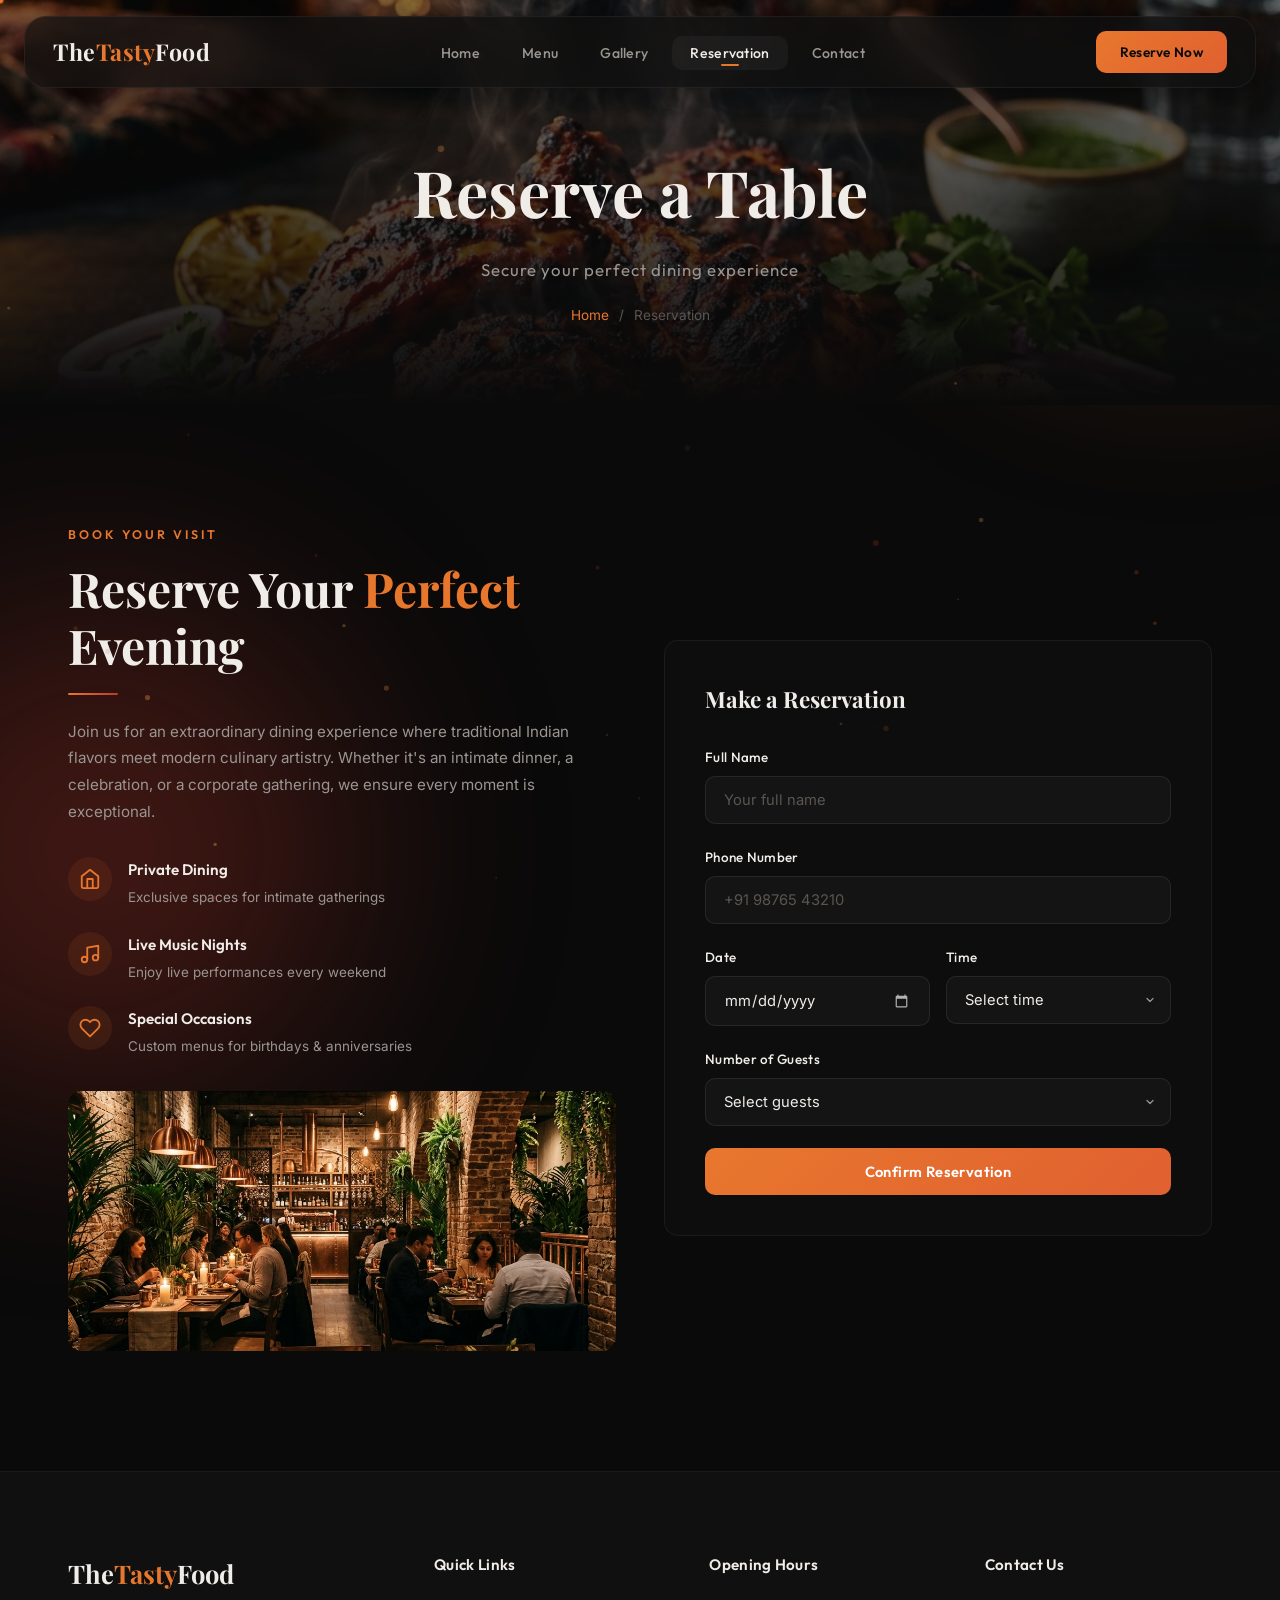
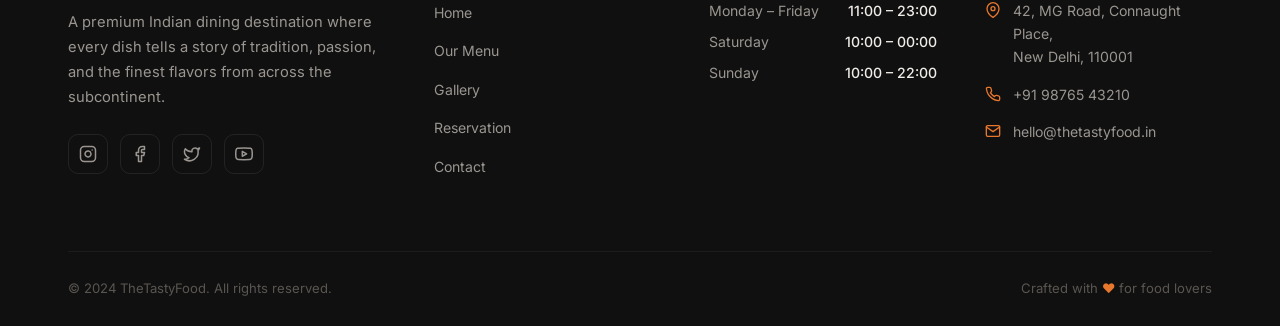
<file: reservation.html>
<!DOCTYPE html>
<html lang="en">
<head>
  <meta charset="UTF-8">
  <meta name="viewport" content="width=device-width, initial-scale=1.0">
  <title>TheTastyFood — Reserve a Table</title>
  <meta name="description" content="Reserve your table at TheTastyFood. Experience premium Indian fine dining with an unforgettable atmosphere. Book online in seconds.">
  <link rel="stylesheet" href="css/styles.css">
  <link rel="stylesheet" href="css/reservation.css">
</head>
<body>

  <!-- Loading Screen -->
  <div class="loader" id="loader">
    <div class="loader-content">
      <div class="loader-logo">The<span>Tasty</span>Food</div>
      <div class="loader-bar"></div>
    </div>
  </div>

  <!-- Custom Cursor -->
  <div class="cursor-glow"></div>
  <div class="cursor-dot"></div>

  <!-- Ambient Glow -->
  <div class="ambient-glow ambient-glow--orange"></div>
  <div class="ambient-glow ambient-glow--red"></div>

  <!-- Particles Canvas -->
  <canvas id="particles-canvas"></canvas>

  <!-- ========== NAVBAR ========== -->
  <nav class="navbar" id="navbar">
    <div class="nav-container">
      <a href="index.html" class="nav-logo">
        The<span class="logo-accent">Tasty</span>Food
      </a>
      <ul class="nav-menu" id="navMenu">
        <li><a href="index.html" class="nav-link">Home</a></li>
        <li><a href="menu.html" class="nav-link">Menu</a></li>
        <li><a href="gallery.html" class="nav-link">Gallery</a></li>
        <li><a href="reservation.html" class="nav-link active">Reservation</a></li>
        <li><a href="contact.html" class="nav-link">Contact</a></li>
      </ul>
      <a href="reservation.html" class="nav-cta">Reserve Now</a>
      <button class="nav-toggle" id="navToggle" aria-label="Toggle navigation">
        <span></span><span></span><span></span>
      </button>
    </div>
  </nav>

  <!-- ========== PAGE HERO ========== -->
  <section class="page-hero">
    <div class="page-hero-bg" style="background-image: url('assets/images/hero_2.png')"></div>
    <div class="page-hero-overlay"></div>
    <div class="page-hero-content">
      <h1 class="page-hero-title">Reserve a Table</h1>
      <p class="page-hero-subtitle">Secure your perfect dining experience</p>
      <div class="page-hero-breadcrumb">
        <a href="index.html">Home</a>
        <span class="separator">/</span>
        <span>Reservation</span>
      </div>
    </div>
  </section>

  <!-- ========== RESERVATION SECTION ========== -->
  <section class="section reservation-section">
    <div class="container">
      <div class="reservation-grid">
        <div class="reservation-info reveal reveal-left">
          <span class="section-label">Book Your Visit</span>
          <h2 class="section-title">Reserve Your <span>Perfect</span> Evening</h2>
          <div class="section-divider section-divider-left"></div>
          <p>Join us for an extraordinary dining experience where traditional Indian flavors meet modern culinary artistry. Whether it's an intimate dinner, a celebration, or a corporate gathering, we ensure every moment is exceptional.</p>
          <div class="reservation-features">
            <div class="reservation-feature">
              <div class="reservation-feature-icon">
                <svg width="22" height="22" viewBox="0 0 24 24" fill="none" stroke="currentColor" stroke-width="2" stroke-linecap="round" stroke-linejoin="round"><path d="M3 9l9-7 9 7v11a2 2 0 01-2 2H5a2 2 0 01-2-2z"/><polyline points="9 22 9 12 15 12 15 22"/></svg>
              </div>
              <div>
                <h4>Private Dining</h4>
                <p>Exclusive spaces for intimate gatherings</p>
              </div>
            </div>
            <div class="reservation-feature">
              <div class="reservation-feature-icon">
                <svg width="22" height="22" viewBox="0 0 24 24" fill="none" stroke="currentColor" stroke-width="2" stroke-linecap="round" stroke-linejoin="round"><path d="M9 18V5l12-2v13"/><circle cx="6" cy="18" r="3"/><circle cx="18" cy="16" r="3"/></svg>
              </div>
              <div>
                <h4>Live Music Nights</h4>
                <p>Enjoy live performances every weekend</p>
              </div>
            </div>
            <div class="reservation-feature">
              <div class="reservation-feature-icon">
                <svg width="22" height="22" viewBox="0 0 24 24" fill="none" stroke="currentColor" stroke-width="2" stroke-linecap="round" stroke-linejoin="round"><path d="M20.84 4.61a5.5 5.5 0 00-7.78 0L12 5.67l-1.06-1.06a5.5 5.5 0 00-7.78 7.78l1.06 1.06L12 21.23l7.78-7.78 1.06-1.06a5.5 5.5 0 000-7.78z"/></svg>
              </div>
              <div>
                <h4>Special Occasions</h4>
                <p>Custom menus for birthdays &amp; anniversaries</p>
              </div>
            </div>
          </div>
          <div class="reservation-image">
            <img src="assets/images/gallery_2.png" alt="Elegant dining interior at TheTastyFood" loading="lazy">
          </div>
        </div>
        <div class="reservation-form-wrap glass-card reveal reveal-right">
          <h3>Make a Reservation</h3>
          <form id="reservationForm" novalidate>
            <!-- Name field -->
            <div class="form-group">
              <label class="form-label" for="resName">Full Name</label>
              <input class="form-input" type="text" id="resName" placeholder="Your full name" required>
              <p class="form-error">Please enter your name</p>
            </div>
            <!-- Phone field -->
            <div class="form-group">
              <label class="form-label" for="resPhone">Phone Number</label>
              <input class="form-input" type="tel" id="resPhone" placeholder="+91 98765 43210" required>
              <p class="form-error">Please enter a valid phone number</p>
            </div>
            <!-- Date and Time in a row -->
            <div class="form-row">
              <div class="form-group">
                <label class="form-label" for="resDate">Date</label>
                <input class="form-input" type="date" id="resDate" required>
                <p class="form-error">Please select a date</p>
              </div>
              <div class="form-group">
                <label class="form-label" for="resTime">Time</label>
                <select class="form-input" id="resTime" required>
                  <option value="">Select time</option>
                  <option>11:00 AM</option>
                  <option>11:30 AM</option>
                  <option>12:00 PM</option>
                  <option>12:30 PM</option>
                  <option>1:00 PM</option>
                  <option>1:30 PM</option>
                  <option>2:00 PM</option>
                  <option>6:00 PM</option>
                  <option>6:30 PM</option>
                  <option>7:00 PM</option>
                  <option>7:30 PM</option>
                  <option>8:00 PM</option>
                  <option>8:30 PM</option>
                  <option>9:00 PM</option>
                  <option>9:30 PM</option>
                  <option>10:00 PM</option>
                </select>
                <p class="form-error">Please select a time</p>
              </div>
            </div>
            <!-- Guests -->
            <div class="form-group">
              <label class="form-label" for="resGuests">Number of Guests</label>
              <select class="form-input" id="resGuests" required>
                <option value="">Select guests</option>
                <option>1 Guest</option>
                <option>2 Guests</option>
                <option>3 Guests</option>
                <option>4 Guests</option>
                <option>5 Guests</option>
                <option>6 Guests</option>
                <option>7 Guests</option>
                <option>8 Guests</option>
                <option>10+ Guests</option>
              </select>
              <p class="form-error">Please select number of guests</p>
            </div>
            <!-- Submit -->
            <button type="submit" class="btn btn-primary" style="width:100%;justify-content:center;">Confirm Reservation</button>
          </form>
        </div>
      </div>
    </div>
  </section>

  <!-- ========== SUCCESS MODAL ========== -->
  <div class="modal-backdrop" id="successModal">
    <div class="modal">
      <div class="modal-icon">
        <svg width="32" height="32" viewBox="0 0 24 24" fill="none" stroke="currentColor" stroke-width="2.5"><polyline points="20 6 9 17 4 12"/></svg>
      </div>
      <h3 class="modal-title">Reservation Confirmed!</h3>
      <p class="modal-text" id="modalDetails">Details will appear here</p>
      <button class="btn btn-primary" id="modalClose" style="width:100%;justify-content:center;">Done</button>
    </div>
  </div>

  <!-- ========== FOOTER ========== -->
  <footer class="footer">
    <div class="container">
      <div class="footer-grid">
        <div class="footer-col footer-brand">
          <h3 class="footer-logo">The<span>Tasty</span>Food</h3>
          <p>A premium Indian dining destination where every dish tells a story of tradition, passion, and the finest flavors from across the subcontinent.</p>
          <div class="footer-social">
            <a href="#" aria-label="Instagram">
              <svg width="18" height="18" viewBox="0 0 24 24" fill="none" stroke="currentColor" stroke-width="2" stroke-linecap="round" stroke-linejoin="round"><rect x="2" y="2" width="20" height="20" rx="5" ry="5"/><path d="M16 11.37A4 4 0 1112.63 8 4 4 0 0116 11.37z"/><line x1="17.5" y1="6.5" x2="17.51" y2="6.5"/></svg>
            </a>
            <a href="#" aria-label="Facebook">
              <svg width="18" height="18" viewBox="0 0 24 24" fill="none" stroke="currentColor" stroke-width="2" stroke-linecap="round" stroke-linejoin="round"><path d="M18 2h-3a5 5 0 00-5 5v3H7v4h3v8h4v-8h3l1-4h-4V7a1 1 0 011-1h3z"/></svg>
            </a>
            <a href="#" aria-label="Twitter">
              <svg width="18" height="18" viewBox="0 0 24 24" fill="none" stroke="currentColor" stroke-width="2" stroke-linecap="round" stroke-linejoin="round"><path d="M22 4s-.7 2.1-2 3.4c1.6 10-9.4 17.3-18 11.6 2.2.1 4.4-.6 6-2C3 15.5.5 9.6 3 5c2.2 2.6 5.6 4.1 9 4-.9-4.2 4-6.6 7-3.8 1.1 0 3-1.2 3-1.2z"/></svg>
            </a>
            <a href="#" aria-label="YouTube">
              <svg width="18" height="18" viewBox="0 0 24 24" fill="none" stroke="currentColor" stroke-width="2" stroke-linecap="round" stroke-linejoin="round"><path d="M22.54 6.42a2.78 2.78 0 00-1.94-2C18.88 4 12 4 12 4s-6.88 0-8.6.46a2.78 2.78 0 00-1.94 2A29 29 0 001 11.75a29 29 0 00.46 5.33A2.78 2.78 0 003.4 19.1c1.72.46 8.6.46 8.6.46s6.88 0 8.6-.46a2.78 2.78 0 001.94-2 29 29 0 00.46-5.25 29 29 0 00-.46-5.43z"/><polygon points="9.75 15.02 15.5 11.75 9.75 8.48 9.75 15.02"/></svg>
            </a>
          </div>
        </div>
        <div class="footer-col">
          <h4>Quick Links</h4>
          <ul>
            <li><a href="index.html">Home</a></li>
            <li><a href="menu.html">Our Menu</a></li>
            <li><a href="gallery.html">Gallery</a></li>
            <li><a href="reservation.html">Reservation</a></li>
            <li><a href="contact.html">Contact</a></li>
          </ul>
        </div>
        <div class="footer-col">
          <h4>Opening Hours</h4>
          <div class="footer-hours">
            <p>Monday – Friday <span>11:00 – 23:00</span></p>
            <p>Saturday <span>10:00 – 00:00</span></p>
            <p>Sunday <span>10:00 – 22:00</span></p>
          </div>
        </div>
        <div class="footer-col">
          <h4>Contact Us</h4>
          <div class="footer-contact-item">
            <svg width="16" height="16" viewBox="0 0 24 24" fill="none" stroke="currentColor" stroke-width="2" stroke-linecap="round" stroke-linejoin="round"><path d="M21 10c0 7-9 13-9 13s-9-6-9-13a9 9 0 0118 0z"/><circle cx="12" cy="10" r="3"/></svg>
            <span>42, MG Road, Connaught Place,<br>New Delhi, 110001</span>
          </div>
          <div class="footer-contact-item">
            <svg width="16" height="16" viewBox="0 0 24 24" fill="none" stroke="currentColor" stroke-width="2" stroke-linecap="round" stroke-linejoin="round"><path d="M22 16.92v3a2 2 0 01-2.18 2 19.79 19.79 0 01-8.63-3.07 19.5 19.5 0 01-6-6 19.79 19.79 0 01-3.07-8.67A2 2 0 014.11 2h3a2 2 0 012 1.72 12.84 12.84 0 00.7 2.81 2 2 0 01-.45 2.11L8.09 9.91a16 16 0 006 6l1.27-1.27a2 2 0 012.11-.45 12.84 12.84 0 002.81.7A2 2 0 0122 16.92z"/></svg>
            <span>+91 98765 43210</span>
          </div>
          <div class="footer-contact-item">
            <svg width="16" height="16" viewBox="0 0 24 24" fill="none" stroke="currentColor" stroke-width="2" stroke-linecap="round" stroke-linejoin="round"><path d="M4 4h16c1.1 0 2 .9 2 2v12c0 1.1-.9 2-2 2H4c-1.1 0-2-.9-2-2V6c0-1.1.9-2 2-2z"/><polyline points="22,6 12,13 2,6"/></svg>
            <span>hello@thetastyfood.in</span>
          </div>
        </div>
      </div>
      <div class="footer-bottom">
        <p>&copy; 2024 TheTastyFood. All rights reserved.</p>
        <p>Crafted with <span style="color: var(--accent-orange)">♥</span> for food lovers</p>
      </div>
    </div>
  </footer>

  <!-- Scripts -->
  <script src="js/particles.js"></script>
  <script src="js/main.js"></script>
  <script src="js/reservation.js"></script>
</body>
</html>
</file>
<file: css/styles.css>
/* ============================================
   TheTastyFood — Global Design System
   Premium Dark-Theme Indian Restaurant
   ============================================ */

@import url('https://fonts.googleapis.com/css2?family=Playfair+Display:ital,wght@0,400;0,500;0,600;0,700;1,400&family=Inter:wght@300;400;500;600;700&family=Outfit:wght@400;500;600;700&display=swap');

/* =============================================
   CSS VARIABLES
   ============================================= */
:root {
  --bg-primary: #0a0a0a;
  --bg-secondary: #101010;
  --bg-tertiary: #181818;
  --bg-card: #131313;
  --bg-card-hover: #1a1a1a;

  --accent-orange: #e8772e;
  --accent-orange-light: #f09c4a;
  --accent-orange-dark: #c45f1a;
  --accent-red: #c0392b;
  --accent-red-dark: #962d22;
  --accent-gold: #d4a853;
  --accent-warm: #e06030;

  --text-primary: #f0ece8;
  --text-secondary: #9a9590;
  --text-muted: #5a5550;

  --glass-bg: rgba(16, 16, 16, 0.72);
  --glass-border: rgba(255, 255, 255, 0.06);
  --glass-border-hover: rgba(232, 119, 46, 0.2);

  --shadow-sm: 0 2px 8px rgba(0,0,0,0.25);
  --shadow-md: 0 8px 24px rgba(0,0,0,0.35);
  --shadow-lg: 0 16px 48px rgba(0,0,0,0.45);
  --shadow-glow-sm: 0 0 20px rgba(232, 119, 46, 0.1);
  --shadow-glow: 0 0 40px rgba(232, 119, 46, 0.12);

  --font-heading: 'Playfair Display', Georgia, 'Times New Roman', serif;
  --font-body: 'Inter', -apple-system, BlinkMacSystemFont, 'Segoe UI', sans-serif;
  --font-accent: 'Outfit', 'Inter', sans-serif;

  --section-gap: 120px;
  --container-max: 1200px;
  --container-padding: 0 28px;

  --radius-xs: 6px;
  --radius-sm: 10px;
  --radius-md: 14px;
  --radius-lg: 22px;
  --radius-xl: 30px;

  --ease-out-expo: cubic-bezier(0.16, 1, 0.3, 1);
  --ease-out-quart: cubic-bezier(0.25, 1, 0.5, 1);
  --ease-in-out: cubic-bezier(0.4, 0, 0.2, 1);

  --transition-fast: 0.2s var(--ease-in-out);
  --transition-base: 0.35s var(--ease-out-quart);
  --transition-slow: 0.6s var(--ease-out-expo);
}

/* =============================================
   RESET & BASE
   ============================================= */
*, *::before, *::after {
  margin: 0;
  padding: 0;
  box-sizing: border-box;
}

html {
  scroll-behavior: smooth;
  font-size: 16px;
  -webkit-font-smoothing: antialiased;
  -moz-osx-font-smoothing: grayscale;
  text-rendering: optimizeLegibility;
}

body {
  font-family: var(--font-body);
  background-color: var(--bg-primary);
  color: var(--text-secondary);
  line-height: 1.65;
  overflow-x: hidden;
  min-height: 100vh;
}

a { text-decoration: none; color: inherit; transition: color var(--transition-fast); }
ul, ol { list-style: none; }
img { max-width: 100%; display: block; }
button, input, textarea, select {
  border: none; outline: none;
  font-family: inherit; font-size: inherit;
  background: none; color: inherit;
}

::selection {
  background: rgba(232, 119, 46, 0.3);
  color: var(--text-primary);
}

/* =============================================
   LOADING SCREEN
   ============================================= */
.loader {
  position: fixed;
  inset: 0;
  background: var(--bg-primary);
  display: flex;
  align-items: center;
  justify-content: center;
  z-index: 10000;
  opacity: 1;
  visibility: visible;
  transition: opacity 0.7s ease 0.2s, visibility 0.7s ease 0.2s;
}

.loader.loaded {
  opacity: 0;
  visibility: hidden;
  pointer-events: none;
}

.loader-content { text-align: center; }

.loader-logo {
  font-family: var(--font-heading);
  font-size: clamp(2rem, 5vw, 3.2rem);
  font-weight: 700;
  color: var(--text-primary);
  letter-spacing: 1px;
  opacity: 0;
  transform: translateY(18px) scale(0.96);
  animation: loaderReveal 0.8s var(--ease-out-expo) 0.2s forwards;
}

.loader-logo span { color: var(--accent-orange); }

.loader-bar {
  width: 0;
  height: 2px;
  background: linear-gradient(90deg, var(--accent-orange), var(--accent-red));
  margin: 24px auto 0;
  border-radius: 2px;
  animation: loaderBar 1.8s var(--ease-out-expo) 0.4s forwards;
}

@keyframes loaderReveal {
  to { opacity: 1; transform: translateY(0) scale(1); }
}

@keyframes loaderBar {
  0% { width: 0; }
  100% { width: 80px; }
}

/* =============================================
   CUSTOM CURSOR
   ============================================= */
.cursor-glow {
  position: fixed;
  width: 280px;
  height: 280px;
  border-radius: 50%;
  background: radial-gradient(circle, rgba(232,119,46,0.06) 0%, transparent 70%);
  pointer-events: none;
  z-index: 9990;
  will-change: transform;
  mix-blend-mode: screen;
}

.cursor-dot {
  position: fixed;
  width: 7px;
  height: 7px;
  border-radius: 50%;
  background: var(--accent-orange);
  pointer-events: none;
  z-index: 9999;
  will-change: transform;
  box-shadow: 0 0 8px rgba(232,119,46,0.5);
  transition: width 0.2s ease, height 0.2s ease, opacity 0.2s ease;
}

.cursor-dot.hovering {
  width: 12px;
  height: 12px;
  opacity: 0.7;
}

/* =============================================
   AMBIENT GLOW
   ============================================= */
.ambient-glow {
  position: fixed;
  width: 500px;
  height: 500px;
  border-radius: 50%;
  pointer-events: none;
  z-index: -1;
  filter: blur(120px);
  opacity: 0.3;
}

.ambient-glow--orange {
  background: var(--accent-orange);
  top: -200px;
  right: -150px;
  animation: ambientFloat1 18s ease-in-out infinite alternate;
}

.ambient-glow--red {
  background: var(--accent-red);
  bottom: -200px;
  left: -150px;
  animation: ambientFloat2 22s ease-in-out infinite alternate;
}

@keyframes ambientFloat1 {
  0% { transform: translate(0, 0) scale(1); opacity: 0.25; }
  50% { transform: translate(-60px, 80px) scale(1.1); opacity: 0.35; }
  100% { transform: translate(30px, -40px) scale(0.95); opacity: 0.2; }
}

@keyframes ambientFloat2 {
  0% { transform: translate(0, 0) scale(1); opacity: 0.2; }
  50% { transform: translate(70px, -50px) scale(1.15); opacity: 0.3; }
  100% { transform: translate(-40px, 60px) scale(0.9); opacity: 0.18; }
}

/* =============================================
   PARTICLES CANVAS
   ============================================= */
#particles-canvas {
  position: fixed;
  inset: 0;
  pointer-events: none;
  z-index: 1;
}

/* =============================================
   GLASSMORPHISM NAVBAR
   ============================================= */
.navbar {
  position: fixed;
  top: 16px;
  left: 50%;
  transform: translateX(-50%);
  width: calc(100% - 48px);
  max-width: 1260px;
  z-index: 9000;
  border-radius: var(--radius-lg);
  background: var(--glass-bg);
  backdrop-filter: blur(24px);
  -webkit-backdrop-filter: blur(24px);
  border: 1px solid var(--glass-border);
  box-shadow: var(--shadow-md);
  transition: top 0.4s var(--ease-out-quart),
              background 0.3s ease,
              box-shadow 0.3s ease;
}

.navbar.scrolled {
  top: 10px;
  background: rgba(10, 10, 10, 0.88);
  box-shadow: var(--shadow-lg), var(--shadow-glow-sm);
}

.nav-container {
  display: flex;
  align-items: center;
  justify-content: space-between;
  padding: 14px 28px;
}

.nav-logo {
  font-family: var(--font-heading);
  font-size: 1.45rem;
  font-weight: 700;
  color: var(--text-primary);
  letter-spacing: 0.5px;
  flex-shrink: 0;
}

.nav-logo .logo-accent {
  color: var(--accent-orange);
}

.nav-menu {
  display: flex;
  align-items: center;
  gap: 6px;
}

.nav-link {
  font-family: var(--font-accent);
  font-size: 0.88rem;
  font-weight: 500;
  color: var(--text-secondary);
  padding: 8px 18px;
  border-radius: var(--radius-sm);
  transition: color var(--transition-fast),
              background var(--transition-fast);
  position: relative;
  letter-spacing: 0.3px;
}

.nav-link:hover,
.nav-link.active {
  color: var(--text-primary);
  background: rgba(255, 255, 255, 0.04);
}

.nav-link.active::after {
  content: '';
  position: absolute;
  bottom: 4px;
  left: 50%;
  transform: translateX(-50%);
  width: 18px;
  height: 2px;
  background: var(--accent-orange);
  border-radius: 2px;
}

.nav-cta {
  font-family: var(--font-accent);
  font-size: 0.85rem;
  font-weight: 600;
  color: var(--bg-primary);
  background: linear-gradient(135deg, var(--accent-orange), var(--accent-warm));
  padding: 10px 24px;
  border-radius: var(--radius-sm);
  transition: transform var(--transition-fast),
              box-shadow var(--transition-fast);
  letter-spacing: 0.3px;
  flex-shrink: 0;
}

.nav-cta:hover {
  transform: translateY(-1px);
  box-shadow: 0 6px 20px rgba(232, 119, 46, 0.3);
}

/* Mobile Toggle */
.nav-toggle {
  display: none;
  flex-direction: column;
  gap: 5px;
  padding: 8px;
  cursor: pointer;
}

.nav-toggle span {
  display: block;
  width: 22px;
  height: 2px;
  background: var(--text-primary);
  border-radius: 2px;
  transition: transform var(--transition-base), opacity var(--transition-fast);
}

.nav-toggle.active span:nth-child(1) { transform: rotate(45deg) translate(5px, 5px); }
.nav-toggle.active span:nth-child(2) { opacity: 0; }
.nav-toggle.active span:nth-child(3) { transform: rotate(-45deg) translate(5px, -5px); }

/* =============================================
   CONTAINER & SECTION UTILITIES
   ============================================= */
.container {
  max-width: var(--container-max);
  margin: 0 auto;
  padding: var(--container-padding);
}

.section {
  padding: var(--section-gap) 0;
  position: relative;
}

.section-header {
  text-align: center;
  margin-bottom: 64px;
}

.section-label {
  font-family: var(--font-accent);
  font-size: 0.78rem;
  font-weight: 600;
  text-transform: uppercase;
  letter-spacing: 3px;
  color: var(--accent-orange);
  margin-bottom: 14px;
  display: block;
}

.section-title {
  font-family: var(--font-heading);
  font-size: clamp(2rem, 4vw, 3rem);
  font-weight: 700;
  color: var(--text-primary);
  line-height: 1.2;
  margin-bottom: 18px;
}

.section-title span { color: var(--accent-orange); }

.section-desc {
  max-width: 580px;
  margin: 0 auto;
  font-size: 1rem;
  line-height: 1.7;
  color: var(--text-secondary);
}

/* =============================================
   PAGE HERO (Inner Pages)
   ============================================= */
.page-hero {
  position: relative;
  height: 45vh;
  min-height: 340px;
  display: flex;
  align-items: center;
  justify-content: center;
  text-align: center;
  overflow: hidden;
}

.page-hero-bg {
  position: absolute;
  inset: 0;
  background-size: cover;
  background-position: center;
  background-repeat: no-repeat;
}

.page-hero-overlay {
  position: absolute;
  inset: 0;
  background: linear-gradient(
    180deg,
    rgba(10, 10, 10, 0.5) 0%,
    rgba(10, 10, 10, 0.75) 60%,
    var(--bg-primary) 100%
  );
}

.page-hero-content {
  position: relative;
  z-index: 2;
  padding-top: 60px;
}

.page-hero-title {
  font-family: var(--font-heading);
  font-size: clamp(2.5rem, 6vw, 4rem);
  font-weight: 700;
  color: var(--text-primary);
  margin-bottom: 12px;
}

.page-hero-subtitle {
  font-family: var(--font-accent);
  font-size: 1.05rem;
  color: var(--text-secondary);
  letter-spacing: 1px;
}

.page-hero-breadcrumb {
  display: flex;
  align-items: center;
  justify-content: center;
  gap: 10px;
  margin-top: 20px;
  font-size: 0.85rem;
  color: var(--text-muted);
}

.page-hero-breadcrumb a {
  color: var(--accent-orange);
  transition: color var(--transition-fast);
}

.page-hero-breadcrumb a:hover { color: var(--accent-orange-light); }

.page-hero-breadcrumb .separator { color: var(--text-muted); }

/* =============================================
   BUTTONS
   ============================================= */
.btn {
  display: inline-flex;
  align-items: center;
  gap: 10px;
  font-family: var(--font-accent);
  font-weight: 600;
  font-size: 0.92rem;
  padding: 14px 32px;
  border-radius: var(--radius-sm);
  letter-spacing: 0.4px;
  transition: transform var(--transition-base),
              box-shadow var(--transition-base),
              background var(--transition-base);
  cursor: pointer;
  position: relative;
  overflow: hidden;
}

.btn::before {
  content: '';
  position: absolute;
  inset: 0;
  background: linear-gradient(135deg, rgba(255,255,255,0.1), transparent);
  opacity: 0;
  transition: opacity var(--transition-fast);
}

.btn:hover::before { opacity: 1; }

.btn-primary {
  background: linear-gradient(135deg, var(--accent-orange), var(--accent-warm));
  color: #fff;
}

.btn-primary:hover {
  transform: translateY(-2px);
  box-shadow: 0 8px 28px rgba(232, 119, 46, 0.35);
}

.btn-outline {
  background: transparent;
  color: var(--text-primary);
  border: 1px solid rgba(255, 255, 255, 0.15);
}

.btn-outline:hover {
  border-color: var(--accent-orange);
  color: var(--accent-orange);
  transform: translateY(-2px);
  box-shadow: 0 8px 28px rgba(232, 119, 46, 0.1);
}

.btn-sm {
  padding: 10px 22px;
  font-size: 0.84rem;
}

.btn-icon {
  font-size: 1.1em;
  transition: transform var(--transition-fast);
}

.btn:hover .btn-icon {
  transform: translateX(3px);
}

/* =============================================
   GLASSMORPHISM CARDS
   ============================================= */
.glass-card {
  background: var(--glass-bg);
  backdrop-filter: blur(16px);
  -webkit-backdrop-filter: blur(16px);
  border: 1px solid var(--glass-border);
  border-radius: var(--radius-md);
  transition: transform var(--transition-base),
              border-color var(--transition-base),
              box-shadow var(--transition-base);
}

.glass-card:hover {
  transform: translateY(-4px);
  border-color: var(--glass-border-hover);
  box-shadow: var(--shadow-md), var(--shadow-glow-sm);
}

/* =============================================
   SCROLL REVEAL
   ============================================= */
.reveal {
  opacity: 0;
  transform: translateY(30px);
  transition: opacity 0.7s var(--ease-out-expo),
              transform 0.7s var(--ease-out-expo);
}

.reveal.revealed {
  opacity: 1;
  transform: translateY(0);
}

.reveal-left {
  opacity: 0;
  transform: translateX(-40px);
  transition: opacity 0.7s var(--ease-out-expo),
              transform 0.7s var(--ease-out-expo);
}

.reveal-left.revealed {
  opacity: 1;
  transform: translateX(0);
}

.reveal-right {
  opacity: 0;
  transform: translateX(40px);
  transition: opacity 0.7s var(--ease-out-expo),
              transform 0.7s var(--ease-out-expo);
}

.reveal-right.revealed {
  opacity: 1;
  transform: translateX(0);
}

.reveal-scale {
  opacity: 0;
  transform: scale(0.92);
  transition: opacity 0.7s var(--ease-out-expo),
              transform 0.7s var(--ease-out-expo);
}

.reveal-scale.revealed {
  opacity: 1;
  transform: scale(1);
}

/* Stagger delays */
.reveal-delay-1 { transition-delay: 0.1s; }
.reveal-delay-2 { transition-delay: 0.2s; }
.reveal-delay-3 { transition-delay: 0.3s; }
.reveal-delay-4 { transition-delay: 0.4s; }
.reveal-delay-5 { transition-delay: 0.5s; }

/* =============================================
   PARALLAX SECTION
   ============================================= */
.parallax-section {
  position: relative;
  overflow: hidden;
}

.parallax-bg {
  position: absolute;
  inset: -80px 0;
  background-size: cover;
  background-position: center;
  will-change: transform;
}

.parallax-overlay {
  position: absolute;
  inset: 0;
  background: linear-gradient(
    180deg,
    rgba(10, 10, 10, 0.7) 0%,
    rgba(10, 10, 10, 0.85) 100%
  );
}

/* =============================================
   FOOTER
   ============================================= */
.footer {
  background: var(--bg-secondary);
  border-top: 1px solid rgba(255,255,255,0.04);
  padding-top: 80px;
}

.footer-grid {
  display: grid;
  grid-template-columns: 1.4fr 1fr 1fr 1fr;
  gap: 48px;
  padding-bottom: 60px;
  border-bottom: 1px solid rgba(255,255,255,0.05);
}

.footer-logo {
  font-family: var(--font-heading);
  font-size: 1.6rem;
  font-weight: 700;
  color: var(--text-primary);
  margin-bottom: 16px;
}

.footer-logo span { color: var(--accent-orange); }

.footer-brand p {
  font-size: 0.92rem;
  line-height: 1.7;
  color: var(--text-secondary);
  margin-bottom: 24px;
}

.footer-social {
  display: flex;
  gap: 12px;
}

.footer-social a {
  width: 40px;
  height: 40px;
  border-radius: var(--radius-sm);
  border: 1px solid rgba(255,255,255,0.08);
  display: flex;
  align-items: center;
  justify-content: center;
  font-size: 0.85rem;
  color: var(--text-secondary);
  transition: all var(--transition-fast);
}

.footer-social a:hover {
  border-color: var(--accent-orange);
  color: var(--accent-orange);
  transform: translateY(-2px);
}

.footer-col h4 {
  font-family: var(--font-accent);
  font-size: 0.95rem;
  font-weight: 600;
  color: var(--text-primary);
  margin-bottom: 22px;
  letter-spacing: 0.3px;
}

.footer-col ul li {
  margin-bottom: 12px;
}

.footer-col ul li a {
  font-size: 0.88rem;
  color: var(--text-secondary);
  transition: color var(--transition-fast), padding-left var(--transition-fast);
}

.footer-col ul li a:hover {
  color: var(--accent-orange);
  padding-left: 4px;
}

.footer-hours p {
  font-size: 0.88rem;
  color: var(--text-secondary);
  margin-bottom: 8px;
  display: flex;
  justify-content: space-between;
}

.footer-hours p span {
  color: var(--text-primary);
  font-weight: 500;
}

.footer-contact-item {
  display: flex;
  align-items: flex-start;
  gap: 12px;
  margin-bottom: 14px;
  font-size: 0.88rem;
  color: var(--text-secondary);
}

.footer-contact-item svg {
  flex-shrink: 0;
  margin-top: 3px;
  color: var(--accent-orange);
}

.footer-bottom {
  display: flex;
  align-items: center;
  justify-content: space-between;
  padding: 26px 0;
  font-size: 0.82rem;
  color: var(--text-muted);
}

.footer-bottom a {
  color: var(--accent-orange);
  transition: color var(--transition-fast);
}

.footer-bottom a:hover { color: var(--accent-orange-light); }

/* =============================================
   DIVIDER / DECORATIONS
   ============================================= */
.section-divider {
  width: 50px;
  height: 2px;
  background: linear-gradient(90deg, var(--accent-orange), var(--accent-red));
  margin: 0 auto 24px;
  border-radius: 2px;
}

.section-divider-left {
  margin: 0 0 24px;
}

/* =============================================
   FORM ELEMENTS (SHARED)
   ============================================= */
.form-group {
  margin-bottom: 22px;
}

.form-label {
  display: block;
  font-family: var(--font-accent);
  font-size: 0.84rem;
  font-weight: 500;
  color: var(--text-primary);
  margin-bottom: 8px;
  letter-spacing: 0.3px;
}

.form-input {
  width: 100%;
  padding: 14px 18px;
  background: rgba(255,255,255,0.03);
  border: 1px solid rgba(255,255,255,0.08);
  border-radius: var(--radius-sm);
  color: var(--text-primary);
  font-size: 0.92rem;
  transition: border-color var(--transition-fast),
              box-shadow var(--transition-fast);
}

.form-input:focus {
  border-color: var(--accent-orange);
  box-shadow: 0 0 0 3px rgba(232, 119, 46, 0.1);
}

.form-input::placeholder {
  color: var(--text-muted);
}

textarea.form-input {
  resize: vertical;
  min-height: 120px;
}

.form-error {
  font-size: 0.78rem;
  color: var(--accent-red);
  margin-top: 6px;
  display: none;
}

.form-group.error .form-input {
  border-color: var(--accent-red);
}

.form-group.error .form-error {
  display: block;
}

/* =============================================
   MODAL
   ============================================= */
.modal-backdrop {
  position: fixed;
  inset: 0;
  background: rgba(0, 0, 0, 0.7);
  backdrop-filter: blur(8px);
  z-index: 9500;
  display: flex;
  align-items: center;
  justify-content: center;
  opacity: 0;
  visibility: hidden;
  transition: opacity 0.4s ease, visibility 0.4s ease;
}

.modal-backdrop.active {
  opacity: 1;
  visibility: visible;
}

.modal {
  background: var(--bg-tertiary);
  border: 1px solid var(--glass-border);
  border-radius: var(--radius-lg);
  padding: 48px;
  max-width: 440px;
  width: 90%;
  text-align: center;
  transform: scale(0.9) translateY(20px);
  transition: transform 0.5s var(--ease-out-expo);
}

.modal-backdrop.active .modal {
  transform: scale(1) translateY(0);
}

.modal-icon {
  width: 72px;
  height: 72px;
  border-radius: 50%;
  background: linear-gradient(135deg, var(--accent-orange), var(--accent-warm));
  display: flex;
  align-items: center;
  justify-content: center;
  margin: 0 auto 24px;
  animation: modalPop 0.6s var(--ease-out-expo) 0.2s both;
}

@keyframes modalPop {
  0% { transform: scale(0); }
  60% { transform: scale(1.15); }
  100% { transform: scale(1); }
}

.modal-icon svg {
  width: 32px;
  height: 32px;
  color: #fff;
}

.modal-title {
  font-family: var(--font-heading);
  font-size: 1.6rem;
  font-weight: 700;
  color: var(--text-primary);
  margin-bottom: 12px;
}

.modal-text {
  font-size: 0.92rem;
  color: var(--text-secondary);
  margin-bottom: 28px;
  line-height: 1.6;
}

/* =============================================
   RESPONSIVE
   ============================================= */

/* Tablet */
@media (max-width: 1024px) {
  :root { --section-gap: 90px; }

  .footer-grid {
    grid-template-columns: 1fr 1fr;
    gap: 40px;
  }
}

/* Mobile */
@media (max-width: 768px) {
  :root { --section-gap: 70px; }

  .navbar {
    width: calc(100% - 32px);
    top: 10px;
  }

  .nav-menu {
    position: fixed;
    top: 0;
    right: -100%;
    width: 280px;
    height: 100vh;
    background: rgba(10, 10, 10, 0.96);
    backdrop-filter: blur(24px);
    flex-direction: column;
    align-items: flex-start;
    padding: 100px 32px 40px;
    gap: 4px;
    transition: right 0.45s var(--ease-out-expo);
    border-left: 1px solid var(--glass-border);
  }

  .nav-menu.open { right: 0; }

  .nav-link {
    font-size: 1rem;
    padding: 12px 16px;
    width: 100%;
  }

  .nav-cta {
    display: none;
  }

  .nav-toggle {
    display: flex;
  }

  .cursor-glow, .cursor-dot {
    display: none !important;
  }

  body { cursor: auto; }
  button, a, input, textarea, select { cursor: auto; }

  .footer-grid {
    grid-template-columns: 1fr;
    gap: 36px;
  }

  .footer-bottom {
    flex-direction: column;
    gap: 12px;
    text-align: center;
  }

  .section-header { margin-bottom: 48px; }

  .page-hero {
    height: 38vh;
    min-height: 280px;
  }
}

/* Small mobile */
@media (max-width: 480px) {
  :root { --section-gap: 56px; }

  .navbar {
    width: calc(100% - 24px);
  }

  .nav-container {
    padding: 12px 18px;
  }

  .section-title {
    font-size: clamp(1.6rem, 6vw, 2.2rem);
  }

  .btn {
    padding: 12px 24px;
    font-size: 0.86rem;
  }
}
</file>
<file: css/home.css>
/* ============================================
   TheTastyFood — Home Page Styles
   ============================================ */

/* =============================================
   HERO SECTION
   ============================================= */
.hero {
  position: relative;
  height: 100vh;
  min-height: 600px;
  display: flex;
  align-items: center;
  justify-content: center;
  overflow: hidden;
}

.hero-slider {
  position: absolute;
  inset: 0;
}

.hero-slide {
  position: absolute;
  inset: 0;
  background-size: cover;
  background-position: center;
  opacity: 0;
  transform: scale(1.08);
  transition: opacity 1.2s ease, transform 6s ease;
  will-change: opacity, transform;
}

.hero-slide.active {
  opacity: 1;
  transform: scale(1);
}

.hero-overlay {
  position: absolute;
  inset: 0;
  background: linear-gradient(
    180deg,
    rgba(10, 10, 10, 0.4) 0%,
    rgba(10, 10, 10, 0.6) 40%,
    rgba(10, 10, 10, 0.85) 100%
  );
  z-index: 1;
}

.hero-content {
  position: relative;
  z-index: 3;
  text-align: center;
  max-width: 820px;
  padding: 0 24px;
}

.hero-label {
  display: inline-block;
  font-family: var(--font-accent);
  font-size: 0.82rem;
  font-weight: 600;
  text-transform: uppercase;
  letter-spacing: 4px;
  color: var(--accent-orange);
  margin-bottom: 20px;
}

.hero-title {
  font-family: var(--font-heading);
  font-size: clamp(2.6rem, 6.5vw, 5rem);
  font-weight: 700;
  color: var(--text-primary);
  line-height: 1.12;
  margin-bottom: 22px;
}

.hero-title span {
  color: var(--accent-orange);
  font-style: italic;
}

.hero-subtitle {
  font-size: clamp(0.95rem, 1.8vw, 1.12rem);
  color: var(--text-secondary);
  max-width: 560px;
  margin: 0 auto 36px;
  line-height: 1.7;
}

.hero-buttons {
  display: flex;
  gap: 16px;
  justify-content: center;
  flex-wrap: wrap;
}

/* Hero Indicators */
.hero-indicators {
  position: absolute;
  bottom: 100px;
  left: 50%;
  transform: translateX(-50%);
  z-index: 4;
  display: flex;
  gap: 10px;
}

.hero-indicator {
  width: 28px;
  height: 3px;
  background: rgba(255, 255, 255, 0.2);
  border-radius: 3px;
  cursor: pointer;
  transition: all var(--transition-base);
  padding: 0;
}

.hero-indicator.active {
  width: 48px;
  background: var(--accent-orange);
}

/* Scroll Indicator */
.scroll-indicator {
  position: absolute;
  bottom: 36px;
  left: 50%;
  transform: translateX(-50%);
  z-index: 4;
  display: flex;
  flex-direction: column;
  align-items: center;
  gap: 10px;
  animation: scrollBounce 2.5s ease-in-out infinite;
}

.scroll-indicator-line {
  width: 1px;
  height: 32px;
  background: linear-gradient(180deg, var(--accent-orange), transparent);
}

.scroll-indicator span {
  font-family: var(--font-accent);
  font-size: 0.7rem;
  text-transform: uppercase;
  letter-spacing: 3px;
  color: var(--text-muted);
}

@keyframes scrollBounce {
  0%, 100% { transform: translateX(-50%) translateY(0); opacity: 1; }
  50% { transform: translateX(-50%) translateY(8px); opacity: 0.5; }
}

/* =============================================
   FEATURED DISHES
   ============================================= */
.featured {
  background: var(--bg-primary);
}

.featured-grid {
  display: grid;
  grid-template-columns: repeat(4, 1fr);
  gap: 28px;
}

.featured-card {
  background: var(--bg-card);
  border: 1px solid rgba(255, 255, 255, 0.04);
  border-radius: var(--radius-md);
  overflow: hidden;
  transition: transform var(--transition-base),
              border-color var(--transition-base),
              box-shadow var(--transition-base);
}

.featured-card:hover {
  transform: translateY(-6px);
  border-color: rgba(232, 119, 46, 0.15);
  box-shadow: var(--shadow-md), var(--shadow-glow-sm);
}

.featured-img-wrap {
  position: relative;
  height: 220px;
  overflow: hidden;
}

.featured-img-wrap img {
  width: 100%;
  height: 100%;
  object-fit: cover;
  transition: transform 0.6s var(--ease-out-expo);
}

.featured-card:hover .featured-img-wrap img {
  transform: scale(1.06);
}

.featured-badge {
  position: absolute;
  top: 14px;
  left: 14px;
  font-family: var(--font-accent);
  font-size: 0.7rem;
  font-weight: 600;
  text-transform: uppercase;
  letter-spacing: 1px;
  padding: 5px 12px;
  background: rgba(232, 119, 46, 0.9);
  color: #fff;
  border-radius: var(--radius-xs);
}

.featured-info {
  padding: 22px 20px;
}

.featured-info h3 {
  font-family: var(--font-heading);
  font-size: 1.15rem;
  font-weight: 600;
  color: var(--text-primary);
  margin-bottom: 8px;
}

.featured-info p {
  font-size: 0.84rem;
  color: var(--text-secondary);
  line-height: 1.6;
  margin-bottom: 14px;
}

.featured-price {
  font-family: var(--font-accent);
  font-size: 1.1rem;
  font-weight: 700;
  color: var(--accent-orange);
}

/* =============================================
   WHY CHOOSE US
   ============================================= */
.why-us {
  background: var(--bg-secondary);
}

.why-grid {
  display: grid;
  grid-template-columns: repeat(4, 1fr);
  gap: 24px;
}

.why-card {
  padding: 36px 28px;
  text-align: center;
}

.why-icon {
  width: 64px;
  height: 64px;
  border-radius: var(--radius-sm);
  background: linear-gradient(135deg, rgba(232,119,46,0.12), rgba(192,57,43,0.08));
  display: flex;
  align-items: center;
  justify-content: center;
  margin: 0 auto 22px;
  color: var(--accent-orange);
  transition: transform var(--transition-base);
}

.why-card:hover .why-icon {
  transform: scale(1.08) rotate(-3deg);
}

.why-card h3 {
  font-family: var(--font-heading);
  font-size: 1.15rem;
  font-weight: 600;
  color: var(--text-primary);
  margin-bottom: 12px;
}

.why-card p {
  font-size: 0.88rem;
  line-height: 1.65;
  color: var(--text-secondary);
}

/* =============================================
   SIGNATURE DISHES
   ============================================= */
.signature {
  padding: var(--section-gap) 0;
}

.signature-grid {
  display: flex;
  flex-direction: column;
  gap: 48px;
}

.signature-card {
  display: grid;
  grid-template-columns: 1fr 1fr;
  gap: 48px;
  align-items: center;
}

.signature-card.reverse {
  direction: rtl;
}

.signature-card.reverse > * {
  direction: ltr;
}

.signature-img {
  border-radius: var(--radius-md);
  overflow: hidden;
  height: 320px;
}

.signature-img img {
  width: 100%;
  height: 100%;
  object-fit: cover;
  transition: transform 0.8s var(--ease-out-expo);
}

.signature-card:hover .signature-img img {
  transform: scale(1.04);
}

.signature-number {
  font-family: var(--font-heading);
  font-size: 3.5rem;
  font-weight: 700;
  color: rgba(232, 119, 46, 0.12);
  line-height: 1;
  margin-bottom: 12px;
  display: block;
}

.signature-content h3 {
  font-family: var(--font-heading);
  font-size: 1.6rem;
  font-weight: 700;
  color: var(--text-primary);
  margin-bottom: 14px;
}

.signature-content p {
  font-size: 0.95rem;
  line-height: 1.7;
  color: var(--text-secondary);
  margin-bottom: 18px;
}

.signature-price {
  font-family: var(--font-accent);
  font-size: 1.3rem;
  font-weight: 700;
  color: var(--accent-orange);
}

/* =============================================
   GALLERY PREVIEW
   ============================================= */
.gallery-preview {
  background: var(--bg-primary);
}

.gallery-preview-grid {
  display: grid;
  grid-template-columns: 1fr 1fr 1fr;
  grid-template-rows: auto auto;
  gap: 20px;
  margin-bottom: 40px;
}

.gallery-preview-item {
  position: relative;
  border-radius: var(--radius-md);
  overflow: hidden;
  height: 240px;
  cursor: pointer;
}

.gallery-preview-item--large {
  grid-row: span 2;
  height: 100%;
}

.gallery-preview-item img {
  width: 100%;
  height: 100%;
  object-fit: cover;
  transition: transform 0.7s var(--ease-out-expo);
}

.gallery-preview-item:hover img {
  transform: scale(1.06);
}

.gallery-preview-overlay {
  position: absolute;
  inset: 0;
  background: linear-gradient(180deg, transparent 40%, rgba(10,10,10,0.8) 100%);
  display: flex;
  align-items: flex-end;
  padding: 20px;
  opacity: 0;
  transition: opacity var(--transition-base);
}

.gallery-preview-item:hover .gallery-preview-overlay {
  opacity: 1;
}

.gallery-preview-overlay span {
  font-family: var(--font-accent);
  font-size: 0.92rem;
  font-weight: 600;
  color: var(--text-primary);
}

.gallery-preview-cta {
  text-align: center;
}

/* =============================================
   CTA BANNER
   ============================================= */
.cta-banner {
  padding: 100px 0;
  text-align: center;
}

.cta-banner-content {
  position: relative;
  z-index: 2;
}

.cta-banner-title {
  font-family: var(--font-heading);
  font-size: clamp(2rem, 4vw, 3rem);
  font-weight: 700;
  color: var(--text-primary);
  line-height: 1.2;
  margin-bottom: 16px;
}

.cta-banner-title span {
  color: var(--accent-orange);
  font-style: italic;
}

.cta-banner-desc {
  font-size: 1.05rem;
  color: var(--text-secondary);
  max-width: 540px;
  margin: 0 auto 32px;
}

.cta-banner-buttons {
  display: flex;
  gap: 16px;
  justify-content: center;
  flex-wrap: wrap;
}

/* =============================================
   RESPONSIVE — HOME
   ============================================= */
@media (max-width: 1024px) {
  .featured-grid {
    grid-template-columns: repeat(2, 1fr);
  }

  .why-grid {
    grid-template-columns: repeat(2, 1fr);
  }

  .signature-card {
    gap: 32px;
  }
}

@media (max-width: 768px) {
  .hero {
    min-height: 500px;
  }

  .hero-indicators {
    bottom: 80px;
  }

  .featured-grid {
    grid-template-columns: 1fr;
    max-width: 400px;
    margin: 0 auto;
  }

  .why-grid {
    grid-template-columns: 1fr;
    max-width: 400px;
    margin: 0 auto;
  }

  .signature-card,
  .signature-card.reverse {
    grid-template-columns: 1fr;
    direction: ltr;
  }

  .signature-img {
    height: 240px;
  }

  .gallery-preview-grid {
    grid-template-columns: 1fr 1fr;
    grid-template-rows: auto;
  }

  .gallery-preview-item--large {
    grid-row: span 1;
    grid-column: span 2;
    height: 240px;
  }

  .cta-banner { padding: 70px 0; }

  .scroll-indicator { display: none; }
}

@media (max-width: 480px) {
  .gallery-preview-grid {
    grid-template-columns: 1fr;
  }

  .gallery-preview-item--large {
    grid-column: span 1;
  }

  .hero-buttons {
    flex-direction: column;
    align-items: center;
  }
}
</file>
<file: css/menu.css>
/* ============================================
   TheTastyFood — Menu Page Styles
   ============================================ */

/* =============================================
   MENU FILTERS
   ============================================= */
.menu-filters {
  display: flex;
  align-items: center;
  justify-content: center;
  flex-wrap: wrap;
  gap: 10px;
  padding: 20px 0 48px;
  position: sticky;
  top: 80px;
  z-index: 100;
  background: linear-gradient(
    180deg,
    var(--bg-primary) 0%,
    var(--bg-primary) 75%,
    transparent 100%
  );
}

.menu-filter-btn {
  font-family: var(--font-accent);
  font-size: 0.88rem;
  font-weight: 500;
  color: var(--text-secondary);
  padding: 10px 24px;
  border-radius: 50px;
  border: 1px solid rgba(255, 255, 255, 0.08);
  background: transparent;
  cursor: pointer;
  letter-spacing: 0.3px;
  transition: background var(--transition-fast),
              color var(--transition-fast),
              border-color var(--transition-fast),
              transform var(--transition-fast),
              box-shadow var(--transition-fast);
}

.menu-filter-btn:hover {
  color: var(--text-primary);
  border-color: rgba(232, 119, 46, 0.3);
  background: rgba(232, 119, 46, 0.06);
  transform: translateY(-1px);
}

.menu-filter-btn.active {
  background: linear-gradient(135deg, var(--accent-orange), var(--accent-warm));
  color: #fff;
  border-color: transparent;
  box-shadow: 0 4px 18px rgba(232, 119, 46, 0.3);
}

/* =============================================
   MENU GRID
   ============================================= */
.menu-grid {
  display: grid;
  grid-template-columns: repeat(3, 1fr);
  gap: 28px;
}

/* =============================================
   FOOD CARD
   ============================================= */
.food-card {
  background: var(--bg-card);
  border: 1px solid var(--glass-border);
  border-radius: var(--radius-md);
  overflow: hidden;
  opacity: 0;
  transform: translateY(20px);
  transition: transform 0.45s var(--ease-out-expo),
              border-color 0.35s ease,
              box-shadow 0.35s ease,
              opacity 0.5s var(--ease-out-expo);
}

.food-card.visible {
  opacity: 1;
  transform: translateY(0);
}

.food-card:hover {
  transform: translateY(-6px);
  border-color: var(--glass-border-hover);
  box-shadow: var(--shadow-md), var(--shadow-glow-sm);
}

.food-card.visible:hover {
  transform: translateY(-6px);
}

/* =============================================
   FOOD CARD IMAGE
   ============================================= */
.food-card-img {
  height: 200px;
  overflow: hidden;
  position: relative;
}

.food-card-img img {
  width: 100%;
  height: 100%;
  object-fit: cover;
  transition: transform 0.6s var(--ease-out-expo);
  will-change: transform;
}

.food-card:hover .food-card-img img {
  transform: scale(1.06);
}

/* =============================================
   FOOD CARD CONTENT
   ============================================= */
.food-card-content {
  padding: 22px 24px 24px;
}

.food-card-header {
  display: flex;
  align-items: flex-start;
  justify-content: space-between;
  gap: 12px;
  margin-bottom: 10px;
}

.food-card-header h3 {
  font-family: var(--font-heading);
  font-size: 1.12rem;
  font-weight: 600;
  color: var(--text-primary);
  line-height: 1.3;
}

.food-card-price {
  font-family: var(--font-accent);
  font-size: 1.05rem;
  font-weight: 700;
  color: var(--accent-orange);
  white-space: nowrap;
  flex-shrink: 0;
}

.food-card-desc {
  font-size: 0.86rem;
  line-height: 1.6;
  color: var(--text-secondary);
  margin-bottom: 14px;
  display: -webkit-box;
  -webkit-line-clamp: 2;
  -webkit-box-orient: vertical;
  overflow: hidden;
}

/* =============================================
   FOOD CARD TAGS
   ============================================= */
.food-card-tags {
  display: flex;
  flex-wrap: wrap;
  gap: 6px;
}

.food-card-tags span {
  font-family: var(--font-accent);
  font-size: 0.72rem;
  font-weight: 500;
  color: var(--text-muted);
  background: rgba(255, 255, 255, 0.04);
  border: 1px solid rgba(255, 255, 255, 0.06);
  padding: 4px 12px;
  border-radius: 50px;
  letter-spacing: 0.3px;
  transition: border-color var(--transition-fast),
              color var(--transition-fast);
}

.food-card:hover .food-card-tags span {
  border-color: rgba(232, 119, 46, 0.15);
  color: var(--text-secondary);
}

/* =============================================
   RESPONSIVE
   ============================================= */

/* Tablet */
@media (max-width: 1024px) {
  .menu-grid {
    grid-template-columns: repeat(2, 1fr);
    gap: 22px;
  }

  .menu-filters {
    top: 72px;
    gap: 8px;
    padding: 16px 0 40px;
  }

  .menu-filter-btn {
    padding: 9px 20px;
    font-size: 0.84rem;
  }
}

/* Mobile */
@media (max-width: 768px) {
  .menu-filters {
    top: 66px;
    padding: 14px 0 32px;
  }

  .menu-filter-btn {
    padding: 8px 16px;
    font-size: 0.82rem;
  }

  .food-card-img {
    height: 180px;
  }

  .food-card-content {
    padding: 18px 20px 20px;
  }
}

/* Small mobile */
@media (max-width: 480px) {
  .menu-grid {
    grid-template-columns: 1fr;
    gap: 18px;
  }

  .menu-filters {
    gap: 6px;
    top: 60px;
  }

  .menu-filter-btn {
    padding: 7px 14px;
    font-size: 0.78rem;
  }

  .food-card-img {
    height: 200px;
  }
}
</file>
<file: css/reservation.css>
/* ============================================
   TheTastyFood — Reservation Page Styles
   ============================================ */

/* =============================================
   RESERVATION GRID LAYOUT
   ============================================= */
.reservation-grid {
  display: grid;
  grid-template-columns: 1fr 1fr;
  gap: 48px;
  align-items: center;
}

/* =============================================
   RESERVATION INFO (LEFT COLUMN)
   ============================================= */
.reservation-info p {
  font-size: 0.95rem;
  line-height: 1.75;
  color: var(--text-secondary);
  margin-bottom: 8px;
}

/* =============================================
   RESERVATION FEATURES
   ============================================= */
.reservation-features {
  margin-top: 32px;
}

.reservation-feature {
  display: flex;
  align-items: flex-start;
  gap: 16px;
  margin-bottom: 22px;
}

.reservation-feature-icon {
  width: 44px;
  height: 44px;
  min-width: 44px;
  border-radius: 50%;
  background: rgba(232, 119, 46, 0.1);
  display: flex;
  align-items: center;
  justify-content: center;
  color: var(--accent-orange);
}

.reservation-feature h4 {
  font-family: var(--font-accent);
  font-size: 0.95rem;
  font-weight: 600;
  color: var(--text-primary);
  margin-bottom: 4px;
}

.reservation-feature p {
  font-size: 0.84rem !important;
  color: var(--text-secondary);
  margin-bottom: 0 !important;
}

/* =============================================
   RESERVATION IMAGE
   ============================================= */
.reservation-image {
  border-radius: var(--radius-md);
  overflow: hidden;
  margin-top: 32px;
  height: 260px;
}

.reservation-image img {
  width: 100%;
  height: 100%;
  object-fit: cover;
}

/* =============================================
   RESERVATION FORM WRAP
   ============================================= */
.reservation-form-wrap {
  padding: 40px;
}

.reservation-form-wrap h3 {
  font-family: var(--font-heading);
  font-size: 1.4rem;
  font-weight: 700;
  color: var(--text-primary);
  margin-bottom: 28px;
}

/* =============================================
   FORM ROW (Date + Time side by side)
   ============================================= */
.form-row {
  display: grid;
  grid-template-columns: 1fr 1fr;
  gap: 16px;
}

/* =============================================
   SELECT & DATE INPUT DARK THEME
   ============================================= */
select.form-input {
  appearance: none;
  -webkit-appearance: none;
  background-image: url("data:image/svg+xml,%3Csvg xmlns='http://www.w3.org/2000/svg' width='12' height='12' viewBox='0 0 24 24' fill='none' stroke='%239a9590' stroke-width='2.5' stroke-linecap='round' stroke-linejoin='round'%3E%3Cpolyline points='6 9 12 15 18 9'/%3E%3C/svg%3E");
  background-repeat: no-repeat;
  background-position: right 14px center;
  padding-right: 38px;
  cursor: pointer;
}

input[type="date"].form-input {
  cursor: pointer;
}

input[type="date"].form-input::-webkit-calendar-picker-indicator {
  filter: invert(0.7);
  cursor: pointer;
}

/* =============================================
   RESPONSIVE
   ============================================= */

/* Tablet */
@media (max-width: 1024px) {
  .reservation-grid {
    gap: 36px;
  }

  .reservation-form-wrap {
    padding: 32px;
  }
}

/* Mobile */
@media (max-width: 768px) {
  .reservation-grid {
    grid-template-columns: 1fr;
    gap: 40px;
  }

  .reservation-form-wrap {
    padding: 28px;
  }

  .reservation-image {
    height: 200px;
  }

  .form-row {
    grid-template-columns: 1fr;
    gap: 0;
  }
}

/* Small Mobile */
@media (max-width: 480px) {
  .reservation-form-wrap {
    padding: 22px;
  }
}
</file>
